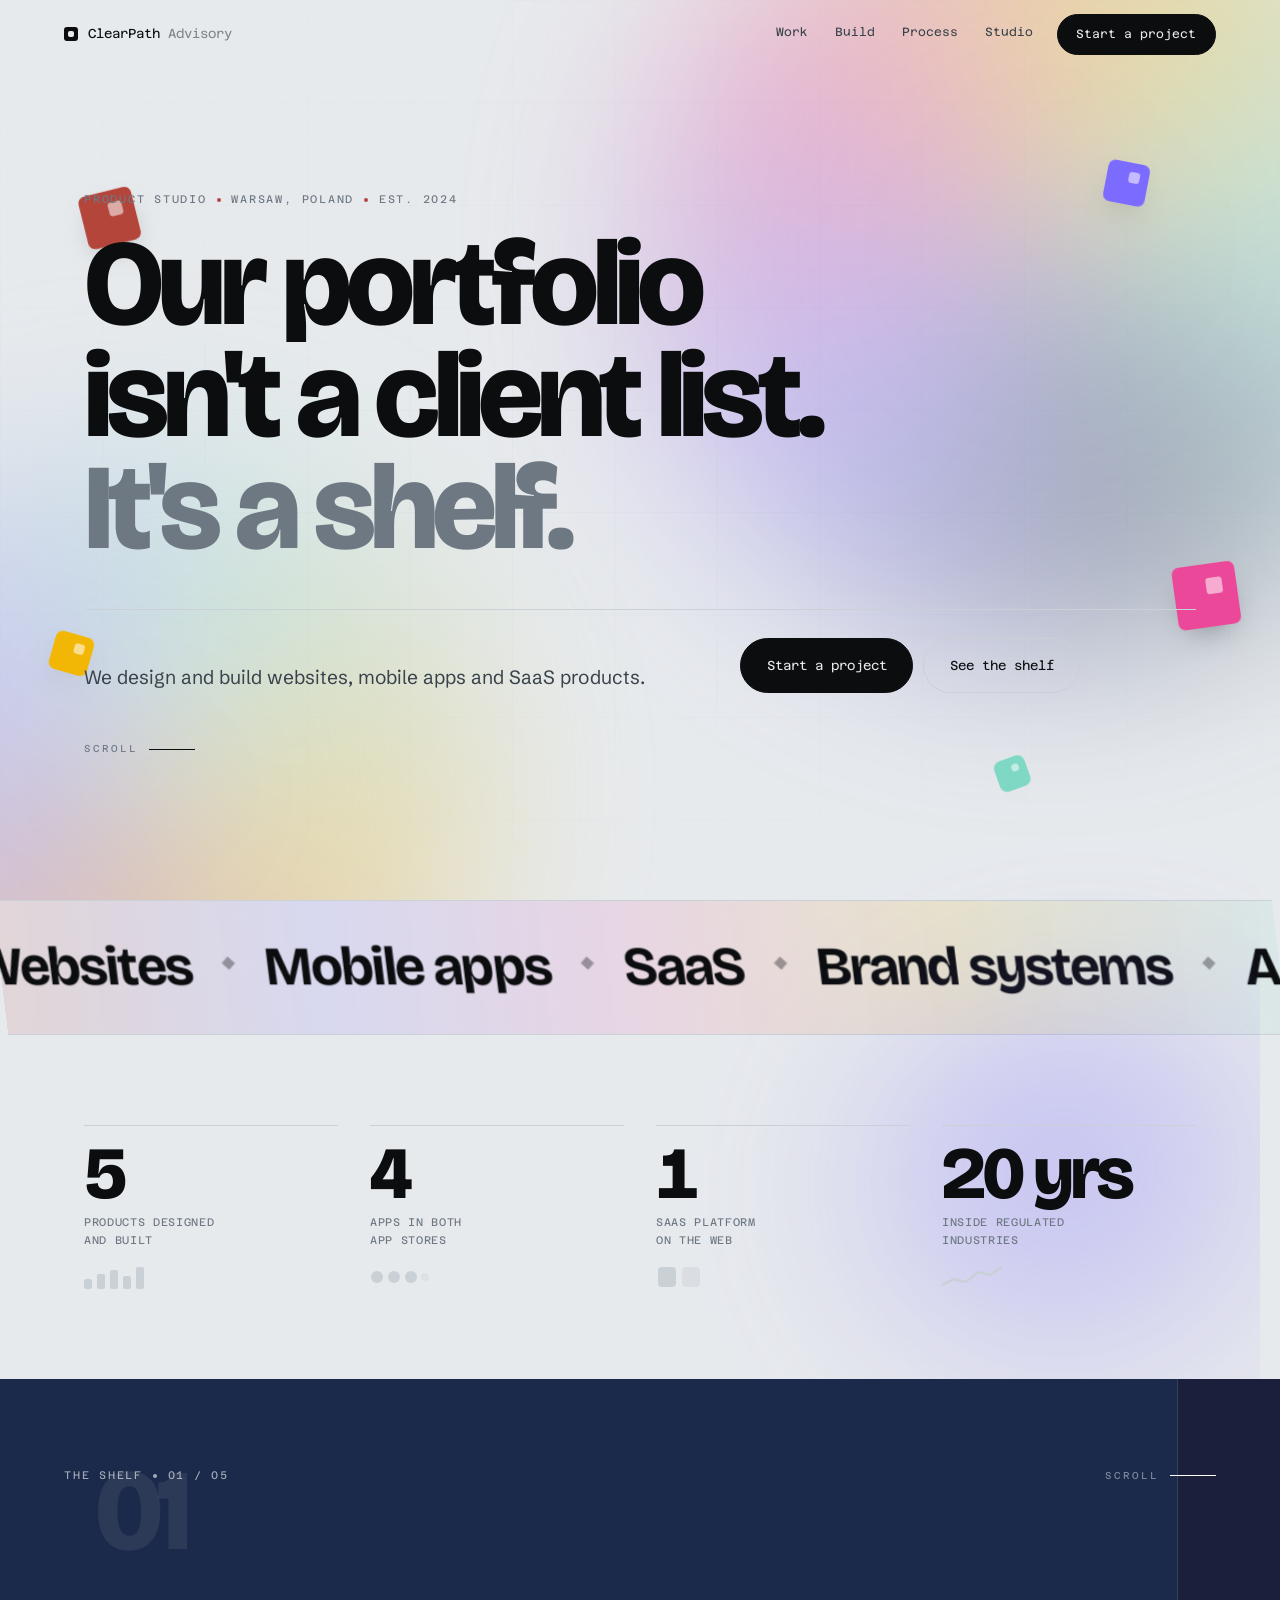
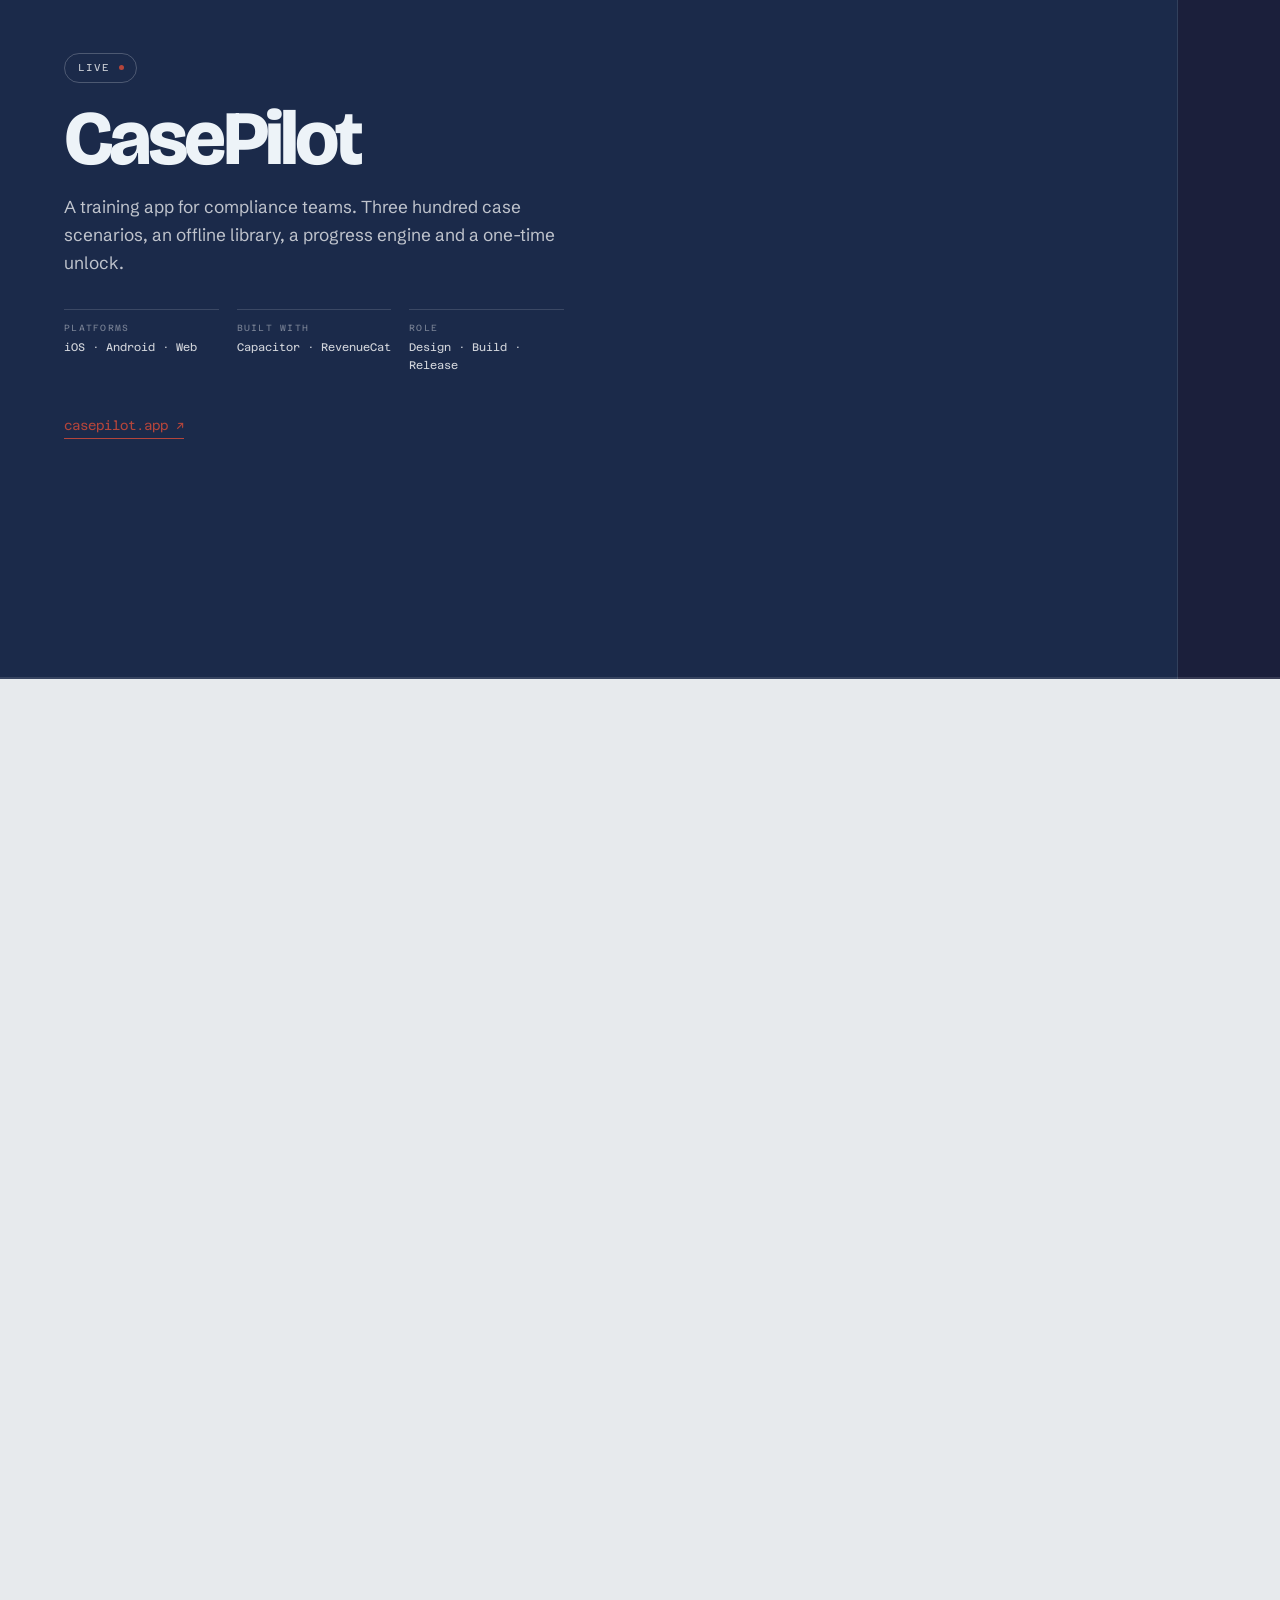
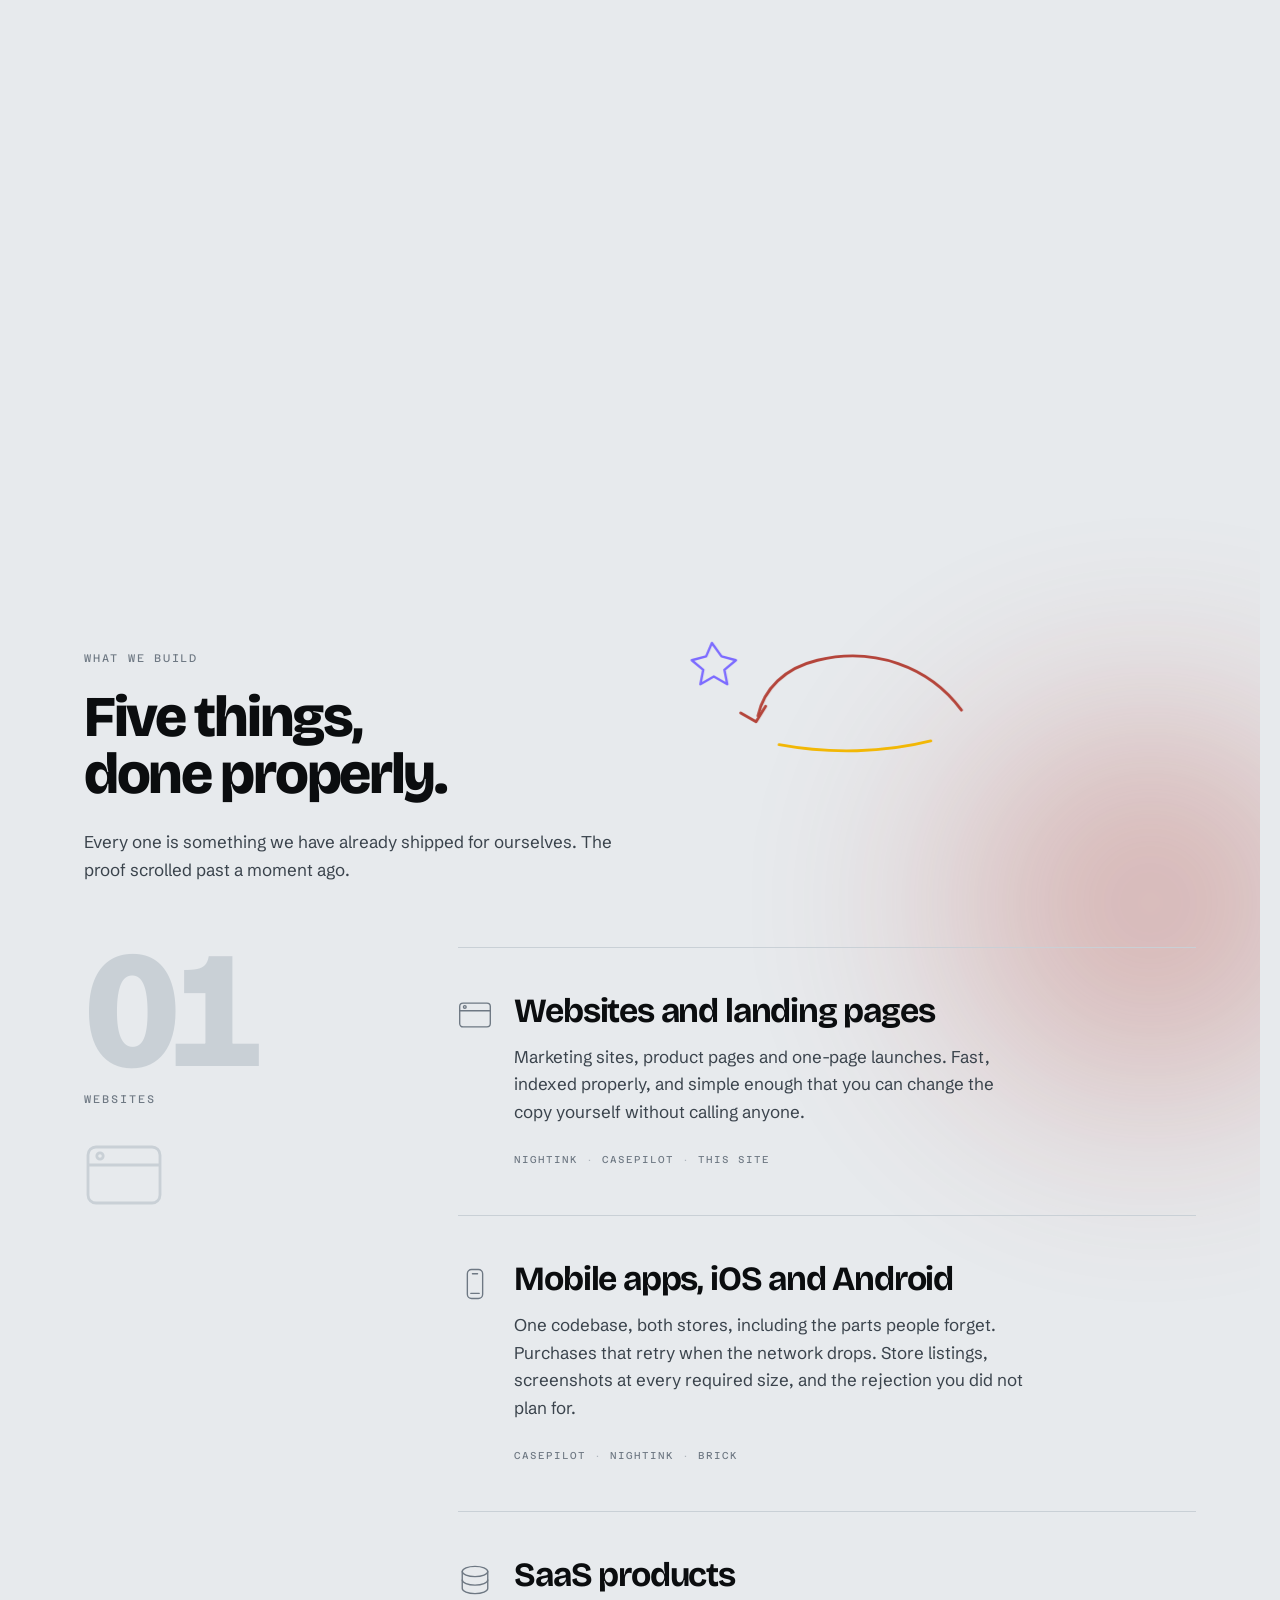
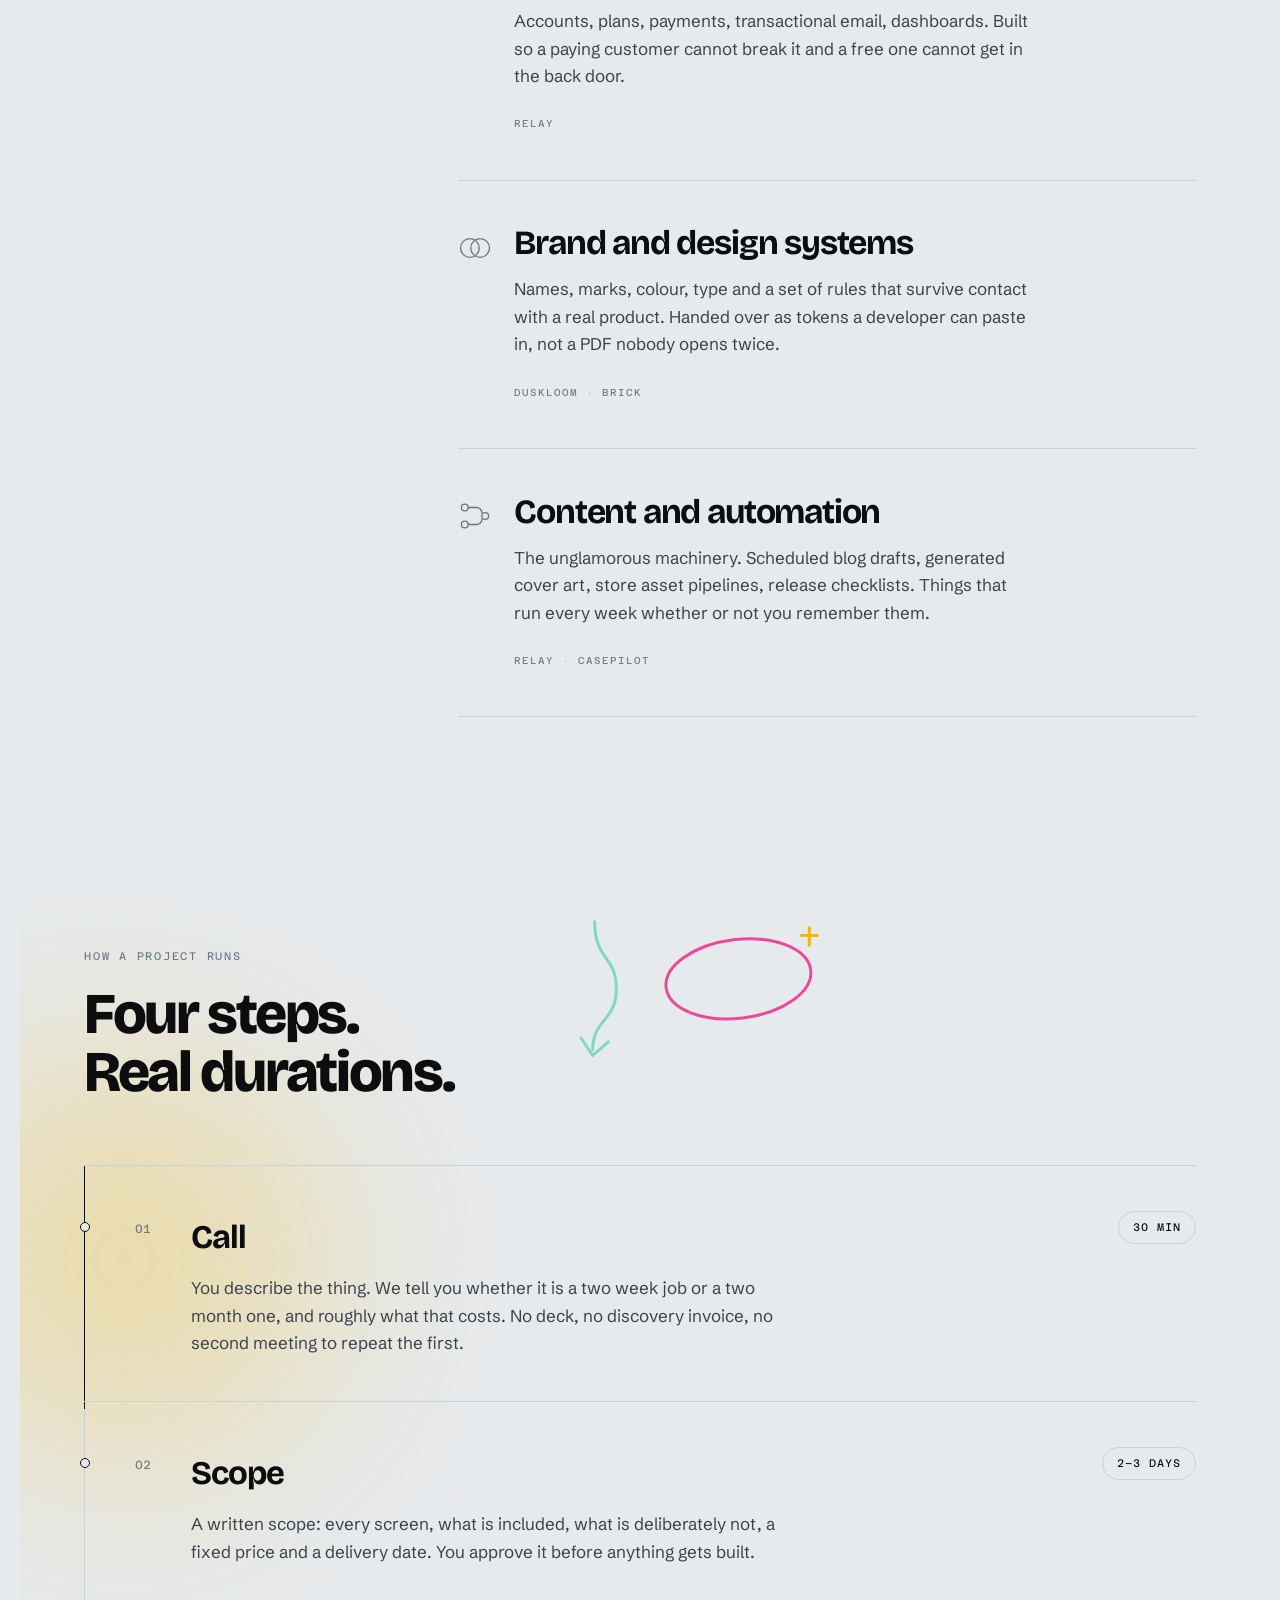
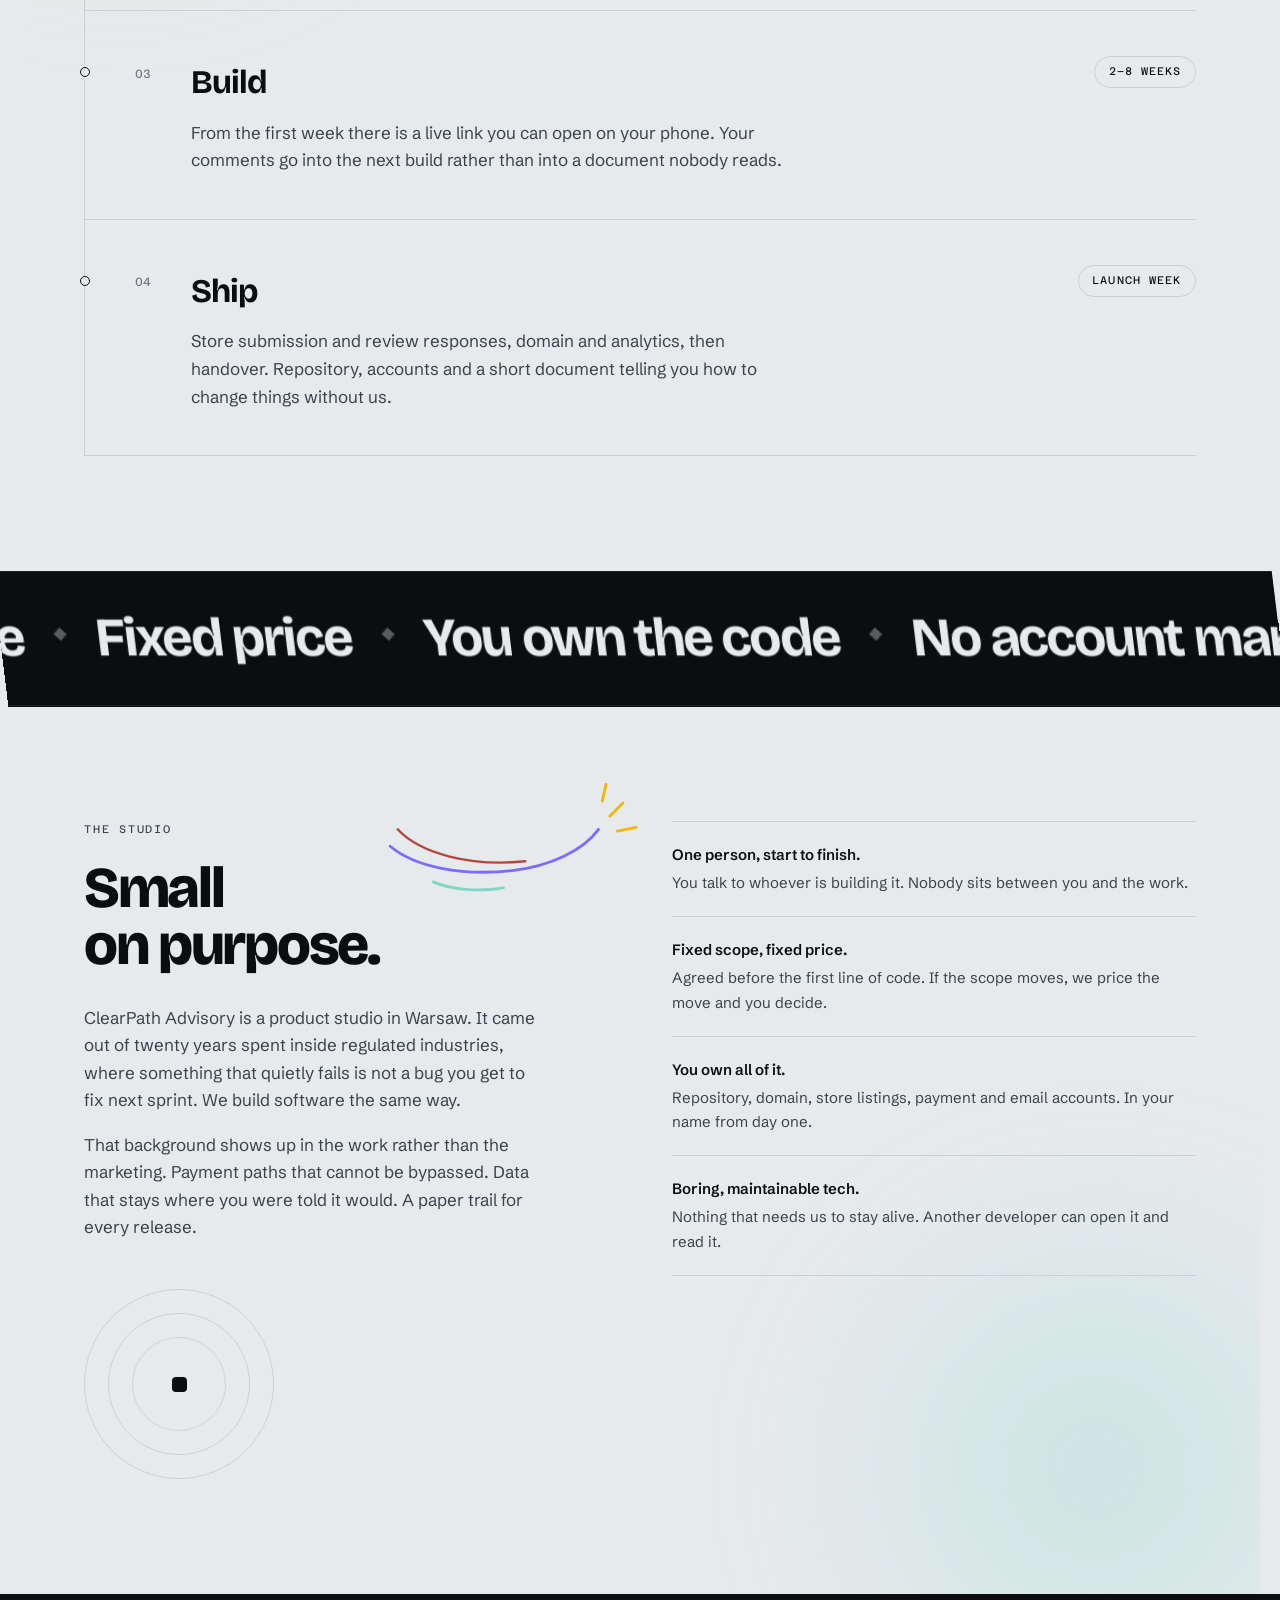
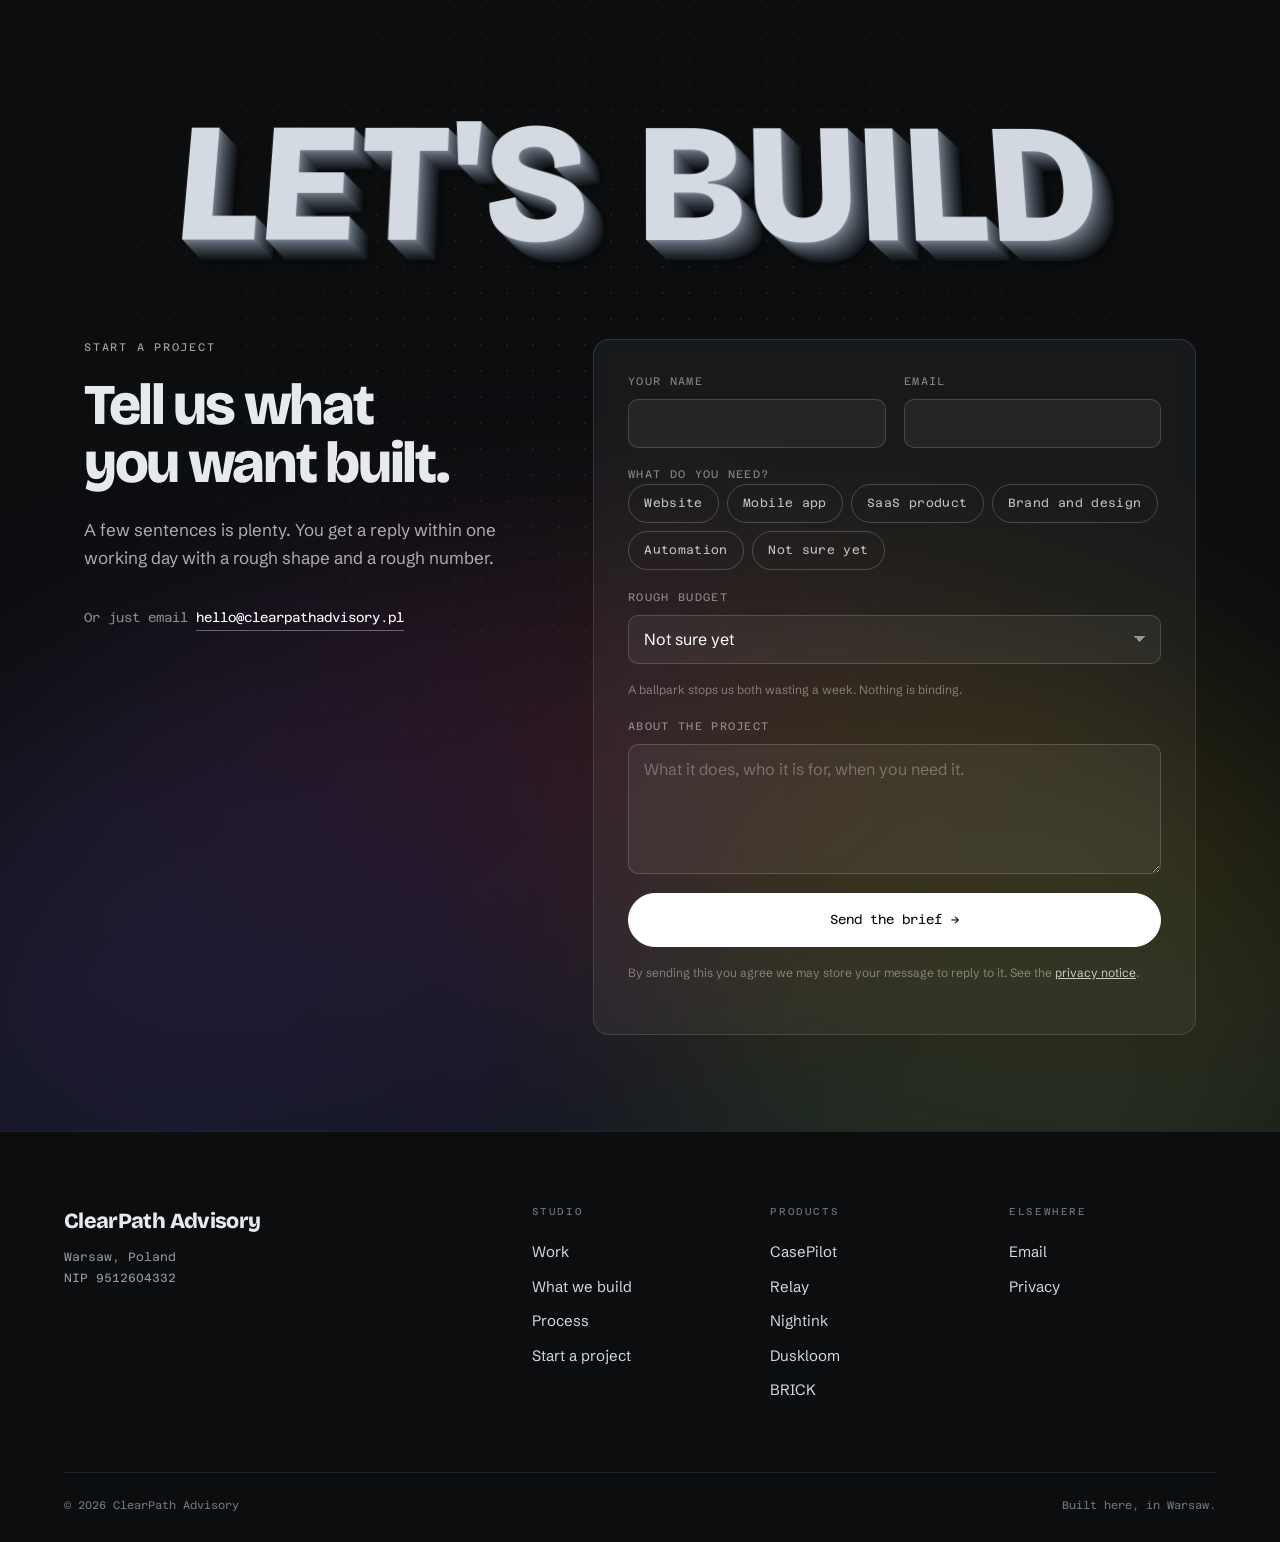
<file: index.html>
<!DOCTYPE html>
<html lang="en">
<head>
<meta charset="utf-8">
<meta name="viewport" content="width=device-width, initial-scale=1">
<title>ClearPath Advisory — Product studio in Warsaw | Websites, apps and SaaS</title>
<meta name="description" content="ClearPath Advisory is a product studio in Warsaw. We design and build websites, mobile apps and SaaS products, and we ship our own: CasePilot, Relay, Nightink, BRICK and Duskloom.">
<meta name="robots" content="index, follow, max-image-preview:large">
<meta name="author" content="ClearPath Advisory">
<meta name="theme-color" content="#0B0D0F">

<!-- ─────────────────────────────────────────────────────────────
     DOMAIN: these five absolute URLs are the only ones on the page.
     When the real domain is live, replace www.clearpathadvisory.pl
     here, in robots.txt, in sitemap.xml and in the JSON-LD below.
     ───────────────────────────────────────────────────────────── -->
<link rel="canonical" href="https://www.clearpathadvisory.pl/">
<meta property="og:url" content="https://www.clearpathadvisory.pl/">
<meta property="og:image" content="https://www.clearpathadvisory.pl/assets/og.png">

<meta property="og:type" content="website">
<meta property="og:site_name" content="ClearPath Advisory">
<meta property="og:locale" content="en_GB">
<meta property="og:title" content="ClearPath Advisory — Product studio in Warsaw">
<meta property="og:description" content="We design and build websites, mobile apps and SaaS products. Five of our own are live. The same hands build yours.">
<meta property="og:image:width" content="1200">
<meta property="og:image:height" content="630">
<meta property="og:image:alt" content="ClearPath Advisory. Our portfolio isn't a client list. It's a shelf.">

<meta name="twitter:card" content="summary_large_image">
<meta name="twitter:title" content="ClearPath Advisory — Product studio in Warsaw">
<meta name="twitter:description" content="We design and build websites, mobile apps and SaaS products. Five of our own are live.">
<meta name="twitter:image" content="https://www.clearpathadvisory.pl/assets/og.png">
<meta name="twitter:image:alt" content="ClearPath Advisory. Our portfolio isn't a client list. It's a shelf.">

<link rel="icon" href="/favicon.ico" sizes="any">
<link rel="icon" href="/favicon.png" type="image/png" sizes="192x192">
<link rel="icon" href="/assets/favicon.svg" type="image/svg+xml">
<link rel="apple-touch-icon" href="/assets/apple-touch-icon.png">
<link rel="manifest" href="assets/site.webmanifest">
<link rel="preconnect" href="https://fonts.googleapis.com">
<link rel="preconnect" href="https://fonts.gstatic.com" crossorigin>
<link href="https://fonts.googleapis.com/css2?family=Azeret+Mono:wght@400;500&family=Bricolage+Grotesque:opsz,wght@12..96,500;12..96,700;12..96,800&family=Schibsted+Grotesk:wght@400;500;600&display=swap" rel="stylesheet">
<link rel="stylesheet" href="assets/styles.css">
<noscript><style>body.is-loading{overflow:auto}.pre{display:none}.i{transform:none}[data-fade]{opacity:1;transform:none}.horiz__track{flex-direction:column;width:100%}.pan{width:100%;height:auto;border-right:0}</style></noscript>

<script type="application/ld+json">
{
  "@context": "https://schema.org",
  "@graph": [
    {
      "@type": "ProfessionalService",
      "@id": "https://www.clearpathadvisory.pl/#studio",
      "name": "ClearPath Advisory",
      "description": "Product studio in Warsaw designing and building websites, mobile apps and SaaS products.",
      "url": "https://www.clearpathadvisory.pl/",
      "image": "https://www.clearpathadvisory.pl/assets/og.png",
      "logo": "https://www.clearpathadvisory.pl/assets/icon-512.png",
      "email": "hello@clearpathadvisory.pl",
      "address": { "@type": "PostalAddress", "addressLocality": "Warsaw", "addressCountry": "PL" },
      "areaServed": "Worldwide",
      "vatID": "PL9512604332",
      "knowsAbout": ["Web design","Web development","iOS app development","Android app development","SaaS","Brand identity"],
      "hasOfferCatalog": {
        "@type": "OfferCatalog",
        "name": "Services",
        "itemListElement": [
          { "@type": "Offer", "itemOffered": { "@type": "Service", "name": "Websites and landing pages" } },
          { "@type": "Offer", "itemOffered": { "@type": "Service", "name": "Mobile apps for iOS and Android" } },
          { "@type": "Offer", "itemOffered": { "@type": "Service", "name": "SaaS products" } },
          { "@type": "Offer", "itemOffered": { "@type": "Service", "name": "Brand and design systems" } },
          { "@type": "Offer", "itemOffered": { "@type": "Service", "name": "Content and automation pipelines" } }
        ]
      }
    },
    {
      "@type": "WebSite",
      "@id": "https://www.clearpathadvisory.pl/#website",
      "url": "https://www.clearpathadvisory.pl/",
      "name": "ClearPath Advisory",
      "publisher": { "@id": "https://www.clearpathadvisory.pl/#studio" },
      "inLanguage": "en-GB"
    },
    {
      "@type": "ItemList",
      "name": "Products built by ClearPath Advisory",
      "itemListElement": [
        { "@type": "ListItem", "position": 1, "item": { "@type": "SoftwareApplication", "name": "CasePilot", "applicationCategory": "EducationalApplication", "operatingSystem": "iOS, Android, Web", "url": "https://casepilot.app" } },
        { "@type": "ListItem", "position": 2, "item": { "@type": "SoftwareApplication", "name": "Relay", "applicationCategory": "BusinessApplication", "operatingSystem": "Web", "url": "https://relayme.bio" } },
        { "@type": "ListItem", "position": 3, "item": { "@type": "SoftwareApplication", "name": "Nightink", "applicationCategory": "LifestyleApplication", "operatingSystem": "iOS, Android", "url": "https://nightink.app" } },
        { "@type": "ListItem", "position": 4, "item": { "@type": "SoftwareApplication", "name": "BRICK", "applicationCategory": "GameApplication", "operatingSystem": "iOS, Android", "url": "https://apps.apple.com/app/id6794833513" } },
        { "@type": "ListItem", "position": 5, "item": { "@type": "SoftwareApplication", "name": "Duskloom", "applicationCategory": "HealthApplication", "operatingSystem": "iOS, Android", "url": "https://duskloom.app" } }
      ]
    }
  ]
}
</script>
</head>
<body class="is-loading">

<a class="skip" href="#main">Skip to content</a>

<!-- ══════════ PRELOADER ══════════ -->
<div class="pre" id="pre" aria-hidden="true">
  <div class="pre__cols" id="preCols"></div>
  <div class="pre__ui">
    <p class="pre__word" id="preWord">CasePilot</p>
    <p class="pre__num"><span id="preNum">0</span><i>%</i></p>
  </div>
</div>

<!-- ══════════ CURSOR ══════════ -->
<div class="cur" id="cur" aria-hidden="true"><span class="cur__label" id="curLabel"></span></div>
<div class="cur-dot" id="curDot" aria-hidden="true"></div>

<!-- ══════════ NAV ══════════ -->
<header class="nav" id="nav">
  <a class="nav__mark magnet" href="#top">
    <span class="nav__glyph" aria-hidden="true"></span>
    <span class="nav__name">ClearPath<i> Advisory</i></span>
  </a>
  <nav class="nav__links" aria-label="Main">
    <a href="#work">Work</a><a href="#build">Build</a><a href="#process">Process</a><a href="#studio">Studio</a>
  </nav>
  <a class="btn btn--sm magnet" href="#start">Start a project</a>
  <button class="burger" id="burger" aria-label="Open menu" aria-expanded="false"><span></span><span></span></button>
</header>

<div class="drawer" id="drawer">
  <a href="#work">Work</a><a href="#build">Build</a><a href="#process">Process</a><a href="#studio">Studio</a><a href="#start">Start a project</a>
</div>

<main id="main">

<!-- ══════════ HERO ══════════ -->
<section class="hero" id="top">
  <div class="hero__grid" aria-hidden="true"></div>
  <div class="hero__orb" aria-hidden="true"></div>
  <div class="hero__orb2" aria-hidden="true"></div>
  <div class="hero__chips" id="chips" aria-hidden="true"></div>

  <div class="hero__inner">
    <p class="eyebrow" data-fade>Product studio<i class="dot"></i>Warsaw, Poland<i class="dot"></i>Est. 2024</p>

    <h1 class="hero__h1">
      <span class="l"><span class="i">Our portfolio</span></span>
      <span class="l"><span class="i">isn't a client list.</span></span>
      <span class="l"><span class="i"><em>It's a shelf.</em></span></span>
    </h1>

    <div class="hero__base">
      <p class="hero__lede" data-fade>We design and build websites, mobile apps and SaaS products.</p>
      <div class="hero__cta" data-fade>
        <a class="btn magnet" href="#start">Start a project</a>
        <a class="btn btn--ghost magnet" href="#work">See the shelf</a>
      </div>
    </div>

    <div class="hero__scroll" data-fade><span>Scroll</span><i></i></div>
  </div>
</section>

<!-- ══════════ MARQUEE ══════════ -->
<div class="mq" id="mq1" aria-hidden="true">
  <div class="mq__track">
    <span>Websites<i>◆</i>Mobile apps<i>◆</i>SaaS<i>◆</i>Brand systems<i>◆</i>Automation<i>◆</i></span>
    <span>Websites<i>◆</i>Mobile apps<i>◆</i>SaaS<i>◆</i>Brand systems<i>◆</i>Automation<i>◆</i></span>
  </div>
</div>

<!-- ══════════ STATS ══════════ -->
<section class="stats">
  <span class="wash wash--stats" aria-hidden="true"></span>
  <ul>
    <li data-fade>
      <b data-count="5">0</b><span>products designed<br>and built</span>
      <svg class="stats__g" viewBox="0 0 60 24" aria-hidden="true"><rect x="0" y="14" width="8" height="10" rx="2"/><rect x="13" y="9" width="8" height="15" rx="2"/><rect x="26" y="5" width="8" height="19" rx="2"/><rect x="39" y="11" width="8" height="13" rx="2"/><rect x="52" y="2" width="8" height="22" rx="2"/></svg>
    </li>
    <li data-fade>
      <b data-count="4">0</b><span>apps in both<br>app stores</span>
      <svg class="stats__g" viewBox="0 0 60 24" aria-hidden="true"><circle cx="7" cy="12" r="6"/><circle cx="24" cy="12" r="6"/><circle cx="41" cy="12" r="6"/><circle cx="55" cy="12" r="4" opacity=".35"/></svg>
    </li>
    <li data-fade>
      <b data-count="1">0</b><span>SaaS platform<br>on the web</span>
      <svg class="stats__g" viewBox="0 0 60 24" aria-hidden="true"><rect x="2" y="2" width="18" height="20" rx="4"/><rect x="26" y="2" width="18" height="20" rx="4" opacity=".45"/></svg>
    </li>
    <li data-fade>
      <b data-count="20" data-suffix=" yrs">0</b><span>inside regulated<br>industries</span>
      <svg class="stats__g" viewBox="0 0 60 24" aria-hidden="true"><path d="M0 20 L12 14 L24 17 L36 7 L48 10 L60 2" fill="none" stroke="currentColor" stroke-width="2.5"/></svg>
    </li>
  </ul>
</section>

<!-- ══════════ HORIZONTAL WORK GALLERY ══════════ -->
<section class="horiz" id="work">
  <div class="horiz__head">
    <p class="eyebrow eyebrow--inv">The shelf<i class="dot"></i><span id="hCount">01 / 05</span></p>
    <p class="horiz__hint">Scroll<i></i></p>
  </div>

  <div class="horiz__track" id="hTrack">

    <!-- ─── CasePilot ─── -->
    <article class="pan" data-hue="#1B2A4A" data-ink="#EDF3F8" data-accent="#B4453B" data-name="CasePilot">
      <span class="pan__idx">01</span>
      <div class="pan__body">
        <span class="pan__tag">Live<i></i></span>
        <h2 class="pan__name">CasePilot</h2>
        <p class="pan__what">A training app for compliance teams. Three hundred case scenarios, an offline library, a progress engine and a one-time unlock.</p>
        <ul class="pan__meta">
          <li><b>Platforms</b>iOS · Android · Web</li>
          <li><b>Built with</b>Capacitor · RevenueCat</li>
          <li><b>Role</b>Design · Build · Release</li>
        </ul>
        <a class="pan__link magnet" href="https://casepilot.app" target="_blank" rel="noopener" data-cursor="Open">casepilot.app<i>↗</i></a>
      </div>

      <div class="pan__dev" aria-hidden="true">
        <div class="dev">
          <div class="dev__screen">
            <!-- Drop assets/shots/casepilot.png in and it replaces the mockup below. -->
            <img class="dev__shot" src="assets/shots/casepilot.png" alt="A CasePilot investigation screen showing a terrorist-financing case with alert details and evidence" width="620" height="1300" onload="this.classList.add('is-on')" onerror="this.remove()">
            <div class="ui-bar"><span class="ui-back"></span><span class="ui-t"></span><span class="ui-dot"></span></div>
            <div class="ui-prog"><i></i></div>
            <div class="ui-case"><span class="ui-pill ui-pill--acc"></span><span class="ui-ln w90"></span><span class="ui-ln w60"></span></div>
            <div class="ui-case"><span class="ui-pill"></span><span class="ui-ln w80"></span><span class="ui-ln w50"></span></div>
            <div class="ui-case"><span class="ui-pill"></span><span class="ui-ln w95"></span><span class="ui-ln w40"></span></div>
            <div class="ui-case ui-dim"><span class="ui-pill"></span><span class="ui-ln w70"></span></div>
          </div>
          <span class="dev__glow"></span>
        </div>
      </div>
    </article>

    <!-- ─── Relay ─── -->
    <article class="pan" data-hue="#1B1F3B" data-ink="#EFEBFF" data-accent="#7C6BFF" data-name="Relay">
      <span class="pan__idx">02</span>
      <div class="pan__body">
        <span class="pan__tag">Live<i></i></span>
        <h2 class="pan__name">Relay</h2>
        <p class="pan__what">A link-in-bio platform. Scheduled links, email capture with double opt-in, inline embeds, forty-seven themes including seasonal ones, and subscription billing.</p>
        <ul class="pan__meta">
          <li><b>Platforms</b>Web · SaaS</li>
          <li><b>Built with</b>Next.js · Supabase · Stripe</li>
          <li><b>Role</b>Product · Design · Build</li>
        </ul>
        <a class="pan__link magnet" href="https://relayme.bio" target="_blank" rel="noopener" data-cursor="Open">relayme.bio<i>↗</i></a>
      </div>

      <div class="pan__dev" aria-hidden="true">
        <div class="dev">
          <div class="dev__screen dev__screen--center">
            <!-- Drop assets/shots/relay.png in and it replaces the mockup below. -->
            <img class="dev__shot" src="assets/shots/relay.png" alt="A live Relay link-in-bio page listing five apps" width="620" height="1300" onload="this.classList.add('is-on')" onerror="this.remove()">
            <span class="ui-av"></span>
            <span class="ui-ln w50 ui-mid"></span>
            <span class="ui-ln w70 ui-mid ui-dim"></span>
            <span class="ui-link"></span>
            <span class="ui-link ui-link--acc"></span>
            <span class="ui-link"></span>
            <span class="ui-link ui-dim"></span>
            <span class="ui-mail"><i></i></span>
          </div>
          <span class="dev__glow"></span>
        </div>
      </div>
    </article>

    <!-- ─── Nightink ─── -->
    <article class="pan" data-hue="#0E0F13" data-ink="#E9E5DB" data-accent="#EC4899" data-name="Nightink">
      <span class="pan__idx">03</span>
      <div class="pan__body">
        <span class="pan__tag">Live<i></i></span>
        <h2 class="pan__name">Nightink</h2>
        <p class="pan__what">A private diary. Entries never leave the device. Send a message to yourself in the future, eleven themes, daily reminders, and an export you can save and keep.</p>
        <ul class="pan__meta">
          <li><b>Platforms</b>iOS · Android</li>
          <li><b>Built with</b>Capacitor · Local-first storage</li>
          <li><b>Role</b>Design · Build · Release</li>
        </ul>
        <!-- CHECK: domain guessed from the casepilot.app pattern -->
        <a class="pan__link magnet" href="https://nightink.app" target="_blank" rel="noopener" data-cursor="Open">nightink.app<i>↗</i></a>
      </div>

      <div class="pan__dev" aria-hidden="true">
        <div class="dev">
          <div class="dev__screen dev__screen--paper">
            <!-- Drop assets/shots/nightink.png in and it replaces the mockup below. -->
            <img class="dev__shot" src="assets/shots/nightink.png" alt="The Nightink entries list showing three diary entries" width="620" height="1300" onload="this.classList.add('is-on')" onerror="this.remove()">
            <span class="ui-date"></span>
            <span class="ui-ln w85"></span><span class="ui-ln w95"></span><span class="ui-ln w70"></span>
            <span class="ui-ln w90"></span><span class="ui-ln w45"></span>
            <span class="ui-sticker"></span>
            <span class="ui-ln w80"></span><span class="ui-ln w60"></span>
            <span class="ui-tools"><i></i><i></i><i></i><i></i></span>
          </div>
          <span class="dev__glow"></span>
        </div>
      </div>
    </article>

    <!-- ─── BRICK ─── -->
    <article class="pan" data-hue="#101418" data-ink="#FFF6E0" data-accent="#F2B705" data-name="BRICK">
      <span class="pan__idx">04</span>
      <div class="pan__body">
        <span class="pan__tag">Live<i></i></span>
        <h2 class="pan__name">BRICK</h2>
        <p class="pan__what">A tile puzzle game with a handheld, nostalgic feel. Six ways to play, and free to start.</p>
        <ul class="pan__meta">
          <li><b>Platforms</b>iOS · Android</li>
          <li><b>Modes</b>Levels · Endless · Snake · Breaker</li>
          <li><b>Role</b>Design · Build · Release</li>
        </ul>
        <a class="pan__link magnet" href="https://apps.apple.com/app/id6794833513" target="_blank" rel="noopener" data-cursor="Open">App Store<i>↗</i></a>
      </div>

      <div class="pan__dev" aria-hidden="true">
        <div class="dev">
          <div class="dev__screen">
            <!-- Drop assets/shots/brick.png in and it replaces the mockup below. -->
            <img class="dev__shot" src="assets/shots/brick.png" alt="A BRICK puzzle level in progress with coloured tiles" width="620" height="1300" onload="this.classList.add('is-on')" onerror="this.remove()">
            <div class="ui-score"><span class="ui-ln w30"></span><span class="ui-ln w20 ui-dim"></span></div>
            <div class="ui-grid">
              <i></i><i class="on"></i><i></i><i class="on2"></i>
              <i class="on"></i><i></i><i class="on"></i><i></i>
              <i></i><i class="on2"></i><i></i><i class="on"></i>
              <i class="on"></i><i></i><i class="on2"></i><i></i>
              <i></i><i class="on"></i><i></i><i></i>
            </div>
          </div>
          <span class="dev__glow"></span>
        </div>
      </div>
    </article>

    <!-- ─── Duskloom ─── -->
    <article class="pan" data-hue="#09070D" data-ink="#E4FBF3" data-accent="#7FD8C4" data-name="Duskloom">
      <span class="pan__idx">05</span>
      <div class="pan__body">
        <span class="pan__tag">Live<i></i></span>
        <h2 class="pan__name">Duskloom</h2>
        <p class="pan__what">Ambient sound for sleep, focus and meditation. White, pink and brown noise. Rain, ocean, a box fan, a fireplace. Thirty-three layers you can stack into one sound to fall asleep to.</p>
        <ul class="pan__meta">
          <li><b>Platforms</b>iOS · Android</li>
          <li><b>Sounds</b>33 layers · ready-made mixes</li>
          <li><b>Role</b>Brand · Design · Build</li>
        </ul>
        <!-- CHECK: domain guessed from the casepilot.app pattern -->
        <a class="pan__link magnet" href="https://duskloom.app" target="_blank" rel="noopener" data-cursor="Open">duskloom.app<i>↗</i></a>
      </div>

      <div class="pan__dev" aria-hidden="true">
        <div class="dev">
          <div class="dev__screen dev__screen--center">
            <!-- Drop assets/shots/duskloom.png in and it replaces the mockup below. -->
            <img class="dev__shot" src="assets/shots/duskloom.png" alt="The Duskloom sound picker with seven noise orbs" width="620" height="1300" onload="this.classList.add('is-on')" onerror="this.remove()">
            <span class="ui-arc"></span>
            <span class="ui-ln w40 ui-mid"></span>
            <span class="ui-ln w65 ui-mid ui-dim"></span>
            <span class="ui-row"><i></i><i class="acc"></i><i></i></span>
            <span class="ui-wave"><i></i><i></i><i></i><i></i><i></i></span>
          </div>
          <span class="dev__glow"></span>
        </div>
      </div>
    </article>

  </div>

  <div class="horiz__bar" aria-hidden="true"><i id="hBar"></i></div>
</section>

<!-- ══════════ WHAT WE BUILD ══════════ -->
<section class="section" id="build">
  <span class="wash wash--build" aria-hidden="true"></span>
  <div class="section__head">
    <p class="eyebrow" data-fade>What we build</p>
    <h2 class="h2"><span class="l"><span class="i">Five things,</span></span><span class="l"><span class="i">done properly.</span></span></h2>
    <p class="section__note" data-fade>Every one is something we have already shipped for ourselves. The proof scrolled past a moment ago.</p>
    <svg class="doodle doodle--build" data-flip viewBox="0 0 320 150" fill="none" aria-hidden="true">
      <path class="dd" d="M8 96c34-46 92-66 150-52 34 8 56 30 62 58" stroke="#B4453B" stroke-width="3" stroke-linecap="round"/>
      <path class="dd" d="M212 92l10 16 16-9" stroke="#B4453B" stroke-width="3" stroke-linecap="round" stroke-linejoin="round"/>
      <path class="dd" d="M40 128c48 12 104 14 158 4" stroke="#F2B705" stroke-width="3" stroke-linecap="round"/>
      <path class="dd" d="M268 26l6 14 15 4-12 10 3 15-14-8-14 8 3-15-12-10 15-4z" stroke="#7C6BFF" stroke-width="2.5" stroke-linejoin="round"/>
    </svg>
  </div>

  <div class="svc">
    <aside class="svc__stick" aria-hidden="true">
      <span class="svc__big" id="svcBig">01</span>
      <span class="svc__cap" id="svcCap">Websites</span>
      <svg class="svc__mark" id="svcMark" viewBox="0 0 80 80" aria-hidden="true"></svg>
    </aside>

    <ul class="svc__list">
      <li class="svc__row" data-i="01" data-cap="Websites">
        <span class="svc__ico" aria-hidden="true"><svg viewBox="0 0 40 40"><rect x="2" y="6" width="36" height="28" rx="4"/><path d="M2 15h36"/><circle cx="8" cy="10.5" r="1.6"/></svg></span>
        <div class="svc__txt">
          <h3><span class="l"><span class="i">Websites and landing pages</span></span></h3>
          <p data-fade>Marketing sites, product pages and one-page launches. Fast, indexed properly, and simple enough that you can change the copy yourself without calling anyone.</p>
          <span class="svc__proof" data-fade>Nightink<i>·</i>CasePilot<i>·</i>this site</span>
        </div>
      </li>
      <li class="svc__row" data-i="02" data-cap="Apps">
        <span class="svc__ico" aria-hidden="true"><svg viewBox="0 0 40 40"><rect x="11" y="3" width="18" height="34" rx="5"/><path d="M17 8h6"/><path d="M15 31h10"/></svg></span>
        <div class="svc__txt">
          <h3><span class="l"><span class="i">Mobile apps, iOS and Android</span></span></h3>
          <p data-fade>One codebase, both stores, including the parts people forget. Purchases that retry when the network drops. Store listings, screenshots at every required size, and the rejection you did not plan for.</p>
          <span class="svc__proof" data-fade>CasePilot<i>·</i>Nightink<i>·</i>BRICK</span>
        </div>
      </li>
      <li class="svc__row" data-i="03" data-cap="SaaS">
        <span class="svc__ico" aria-hidden="true"><svg viewBox="0 0 40 40"><ellipse cx="20" cy="10" rx="15" ry="6"/><path d="M5 10v20c0 3.3 6.7 6 15 6s15-2.7 15-6V10"/><path d="M5 20c0 3.3 6.7 6 15 6s15-2.7 15-6"/></svg></span>
        <div class="svc__txt">
          <h3><span class="l"><span class="i">SaaS products</span></span></h3>
          <p data-fade>Accounts, plans, payments, transactional email, dashboards. Built so a paying customer cannot break it and a free one cannot get in the back door.</p>
          <span class="svc__proof" data-fade>Relay</span>
        </div>
      </li>
      <li class="svc__row" data-i="04" data-cap="Brand">
        <span class="svc__ico" aria-hidden="true"><svg viewBox="0 0 40 40"><circle cx="14" cy="20" r="11"/><circle cx="26" cy="20" r="11"/></svg></span>
        <div class="svc__txt">
          <h3><span class="l"><span class="i">Brand and design systems</span></span></h3>
          <p data-fade>Names, marks, colour, type and a set of rules that survive contact with a real product. Handed over as tokens a developer can paste in, not a PDF nobody opens twice.</p>
          <span class="svc__proof" data-fade>Duskloom<i>·</i>BRICK</span>
        </div>
      </li>
      <li class="svc__row" data-i="05" data-cap="Pipelines">
        <span class="svc__ico" aria-hidden="true"><svg viewBox="0 0 40 40"><circle cx="8" cy="10" r="4"/><circle cx="32" cy="20" r="4"/><circle cx="8" cy="30" r="4"/><path d="M12 10h10a6 6 0 016 6v0M12 30h10a6 6 0 006-6v0"/></svg></span>
        <div class="svc__txt">
          <h3><span class="l"><span class="i">Content and automation</span></span></h3>
          <p data-fade>The unglamorous machinery. Scheduled blog drafts, generated cover art, store asset pipelines, release checklists. Things that run every week whether or not you remember them.</p>
          <span class="svc__proof" data-fade>Relay<i>·</i>CasePilot</span>
        </div>
      </li>
    </ul>
  </div>
</section>

<!-- ══════════ PROCESS ══════════ -->
<section class="section proc" id="process">
  <span class="wash wash--proc" aria-hidden="true"></span>
  <div class="section__head">
    <p class="eyebrow" data-fade>How a project runs</p>
    <h2 class="h2"><span class="l"><span class="i">Four steps.</span></span><span class="l"><span class="i">Real durations.</span></span></h2>
    <svg class="doodle doodle--proc" viewBox="0 0 260 170" fill="none" aria-hidden="true">
      <path class="dd" d="M22 14c0 40 22 34 22 68s-24 30-24 62" stroke="#7FD8C4" stroke-width="3" stroke-linecap="round"/>
      <path class="dd" d="M8 132l12 18 16-14" stroke="#7FD8C4" stroke-width="3" stroke-linecap="round" stroke-linejoin="round"/>
      <ellipse class="dd" cx="168" cy="72" rx="74" ry="40" transform="rotate(-7 168 72)" stroke="#EC4899" stroke-width="3"/>
      <path class="dd" d="M240 20l0 18M232 28l16 0" stroke="#F2B705" stroke-width="3" stroke-linecap="round"/>
    </svg>
  </div>

  <ol class="steps">
    <span class="steps__rail" aria-hidden="true"><i id="rail"></i></span>
    <li class="step">
      <span class="step__node" aria-hidden="true"></span>
      <span class="step__n">01</span>
      <div class="step__body"><h3 data-fade>Call</h3><p data-fade>You describe the thing. We tell you whether it is a two week job or a two month one, and roughly what that costs. No deck, no discovery invoice, no second meeting to repeat the first.</p></div>
      <span class="step__t" data-fade>30 min</span>
    </li>
    <li class="step">
      <span class="step__node" aria-hidden="true"></span>
      <span class="step__n">02</span>
      <div class="step__body"><h3 data-fade>Scope</h3><p data-fade>A written scope: every screen, what is included, what is deliberately not, a fixed price and a delivery date. You approve it before anything gets built.</p></div>
      <span class="step__t" data-fade>2–3 days</span>
    </li>
    <li class="step">
      <span class="step__node" aria-hidden="true"></span>
      <span class="step__n">03</span>
      <div class="step__body"><h3 data-fade>Build</h3><p data-fade>From the first week there is a live link you can open on your phone. Your comments go into the next build rather than into a document nobody reads.</p></div>
      <span class="step__t" data-fade>2–8 weeks</span>
    </li>
    <li class="step">
      <span class="step__node" aria-hidden="true"></span>
      <span class="step__n">04</span>
      <div class="step__body"><h3 data-fade>Ship</h3><p data-fade>Store submission and review responses, domain and analytics, then handover. Repository, accounts and a short document telling you how to change things without us.</p></div>
      <span class="step__t" data-fade>launch week</span>
    </li>
  </ol>
</section>

<!-- ══════════ MARQUEE 2 ══════════ -->
<div class="mq mq--inv" id="mq2" aria-hidden="true">
  <div class="mq__track">
    <span>Fixed scope<i>◆</i>Fixed price<i>◆</i>You own the code<i>◆</i>No account managers<i>◆</i></span>
    <span>Fixed scope<i>◆</i>Fixed price<i>◆</i>You own the code<i>◆</i>No account managers<i>◆</i></span>
  </div>
</div>

<!-- ══════════ STUDIO ══════════ -->
<section class="section studio" id="studio">
  <span class="wash wash--studio" aria-hidden="true"></span>
  <div class="studio__lead">
    <p class="eyebrow" data-fade>The studio</p>
    <h2 class="h2"><span class="l"><span class="i">Small</span></span><span class="l"><span class="i">on purpose.</span></span></h2>
    <svg class="doodle doodle--studio" viewBox="0 0 300 140" fill="none" aria-hidden="true">
      <path class="dd" d="M14 78c26 22 76 32 130 26 42-5 76-22 92-44" stroke="#7C6BFF" stroke-width="3" stroke-linecap="round"/>
      <path class="dd" d="M22 60c24 26 78 40 136 34" stroke="#B4453B" stroke-width="2.5" stroke-linecap="round"/>
      <path class="dd" d="M248 46l14-14M256 62l20-4M240 30l4-18" stroke="#F2B705" stroke-width="3" stroke-linecap="round"/>
      <path class="dd" d="M60 116c22 10 62 12 92 2" stroke="#7FD8C4" stroke-width="3" stroke-linecap="round"/>
    </svg>
    <p data-fade>ClearPath Advisory is a product studio in Warsaw. It came out of twenty years spent inside regulated industries, where something that quietly fails is not a bug you get to fix next sprint. We build software the same way.</p>
    <p data-fade>That background shows up in the work rather than the marketing. Payment paths that cannot be bypassed. Data that stays where you were told it would. A paper trail for every release.</p>
    <div class="studio__orbit" aria-hidden="true"><span></span><span></span><span></span><i></i></div>
  </div>
  <ul class="studio__list">
    <li data-fade><b>One person, start to finish.</b> You talk to whoever is building it. Nobody sits between you and the work.</li>
    <li data-fade><b>Fixed scope, fixed price.</b> Agreed before the first line of code. If the scope moves, we price the move and you decide.</li>
    <li data-fade><b>You own all of it.</b> Repository, domain, store listings, payment and email accounts. In your name from day one.</li>
    <li data-fade><b>Boring, maintainable tech.</b> Nothing that needs us to stay alive. Another developer can open it and read it.</li>
  </ul>
</section>

<!-- ══════════ CONTACT ══════════ -->
<section class="start" id="start">
  <div class="start__dots" aria-hidden="true"></div>
  <div class="start__aura" aria-hidden="true"></div>
  <div class="start__big" aria-hidden="true"><span data-chars>LET'S BUILD</span></div>

  <div class="start__inner">
    <div class="start__lead">
      <p class="eyebrow eyebrow--inv" data-fade>Start a project</p>
      <h2 class="h2 h2--inv"><span class="l"><span class="i">Tell us what</span></span><span class="l"><span class="i">you want built.</span></span></h2>
      <p class="start__note" data-fade>A few sentences is plenty. You get a reply within one working day with a rough shape and a rough number.</p>
      <p class="start__alt" data-fade>Or just email <a class="magnet" href="mailto:hello@clearpathadvisory.pl">hello@clearpathadvisory.pl</a></p>
    </div>

    <form class="form" id="brief" action="https://formspree.io/f/maewbzze" method="POST" novalidate data-fade>
      <div class="field"><label for="f-name">Your name</label><input id="f-name" name="name" type="text" autocomplete="name" required></div>
      <div class="field"><label for="f-email">Email</label><input id="f-email" name="email" type="email" autocomplete="email" required></div>

      <fieldset class="field field--full">
        <legend>What do you need?</legend>
        <div class="picks">
          <label><input type="checkbox" name="needs" value="Website"><span>Website</span></label>
          <label><input type="checkbox" name="needs" value="Mobile app"><span>Mobile app</span></label>
          <label><input type="checkbox" name="needs" value="SaaS product"><span>SaaS product</span></label>
          <label><input type="checkbox" name="needs" value="Brand and design"><span>Brand and design</span></label>
          <label><input type="checkbox" name="needs" value="Automation"><span>Automation</span></label>
          <label><input type="checkbox" name="needs" value="Not sure yet"><span>Not sure yet</span></label>
        </div>
      </fieldset>

      <div class="field field--full">
        <label for="f-budget">Rough budget</label>
        <select id="f-budget" name="budget">
          <option value="Not sure yet">Not sure yet</option>
          <option value="Under 2,000 EUR">Under €2,000</option>
          <option value="2,000-5,000 EUR">€2,000 – €5,000</option>
          <option value="5,000-15,000 EUR">€5,000 – €15,000</option>
          <option value="Over 15,000 EUR">Over €15,000</option>
        </select>
        <p class="hint">A ballpark stops us both wasting a week. Nothing is binding.</p>
      </div>

      <div class="field field--full">
        <label for="f-msg">About the project</label>
        <textarea id="f-msg" name="message" rows="5" required placeholder="What it does, who it is for, when you need it."></textarea>
      </div>

      <input type="hidden" name="_subject" value="New project brief from clearpathadvisory.pl">
      <input type="text" name="_gotcha" tabindex="-1" autocomplete="off" aria-hidden="true" class="hp">

      <div class="field field--full">
        <button class="btn btn--wide magnet" type="submit">Send the brief<i>→</i></button>
        <p class="hint">By sending this you agree we may store your message to reply to it. See the <a href="privacy.html">privacy notice</a>.</p>
      </div>

      <p class="form__msg" id="formMsg" role="status" aria-live="polite"></p>
    </form>
  </div>
</section>

<!-- ══════════ FOOTER ══════════ -->
<footer class="foot">
  <div class="foot__row">
    <div class="foot__brand">
      <span class="nav__glyph" aria-hidden="true"></span>
      <p class="foot__name">ClearPath Advisory</p>
      <p class="foot__addr">Warsaw, Poland<br>NIP 9512604332</p>
    </div>
    <nav class="foot__nav" aria-label="Footer">
      <div><h4>Studio</h4><a href="#work">Work</a><a href="#build">What we build</a><a href="#process">Process</a><a href="#start">Start a project</a></div>
      <div><h4>Products</h4><a href="https://casepilot.app" target="_blank" rel="noopener">CasePilot</a><a href="https://relayme.bio" target="_blank" rel="noopener">Relay</a><a href="https://nightink.app" target="_blank" rel="noopener">Nightink</a><a href="https://duskloom.app" target="_blank" rel="noopener">Duskloom</a><a href="https://apps.apple.com/app/id6794833513" target="_blank" rel="noopener">BRICK</a></div>
      <div><h4>Elsewhere</h4><a href="mailto:hello@clearpathadvisory.pl">Email</a><a href="privacy.html">Privacy</a></div>
    </nav>
  </div>
  <p class="foot__legal"><span>© <span id="yr">2026</span> ClearPath Advisory</span><span>Built here, in Warsaw.</span></p>
</footer>

</main>

<script src="assets/vendor/gsap.min.js" defer></script>
<script src="assets/vendor/ScrollTrigger.min.js" defer></script>
<script src="assets/vendor/lenis.min.js" defer></script>
<script src="assets/main.js" defer></script>
<script>
/* failsafe: if the motion scripts never arrive, unlock the page anyway */
setTimeout(function(){
  if (window.__cpLive) return;
  document.body.classList.remove('is-loading');
  var p=document.getElementById('pre'); if(p) p.remove();
  document.querySelectorAll('[data-fade]').forEach(function(e){e.style.opacity=1;e.style.transform='none';});
  document.querySelectorAll('.i').forEach(function(e){e.style.transform='none';});
},6000);
</script>
</body>
</html>
</file>
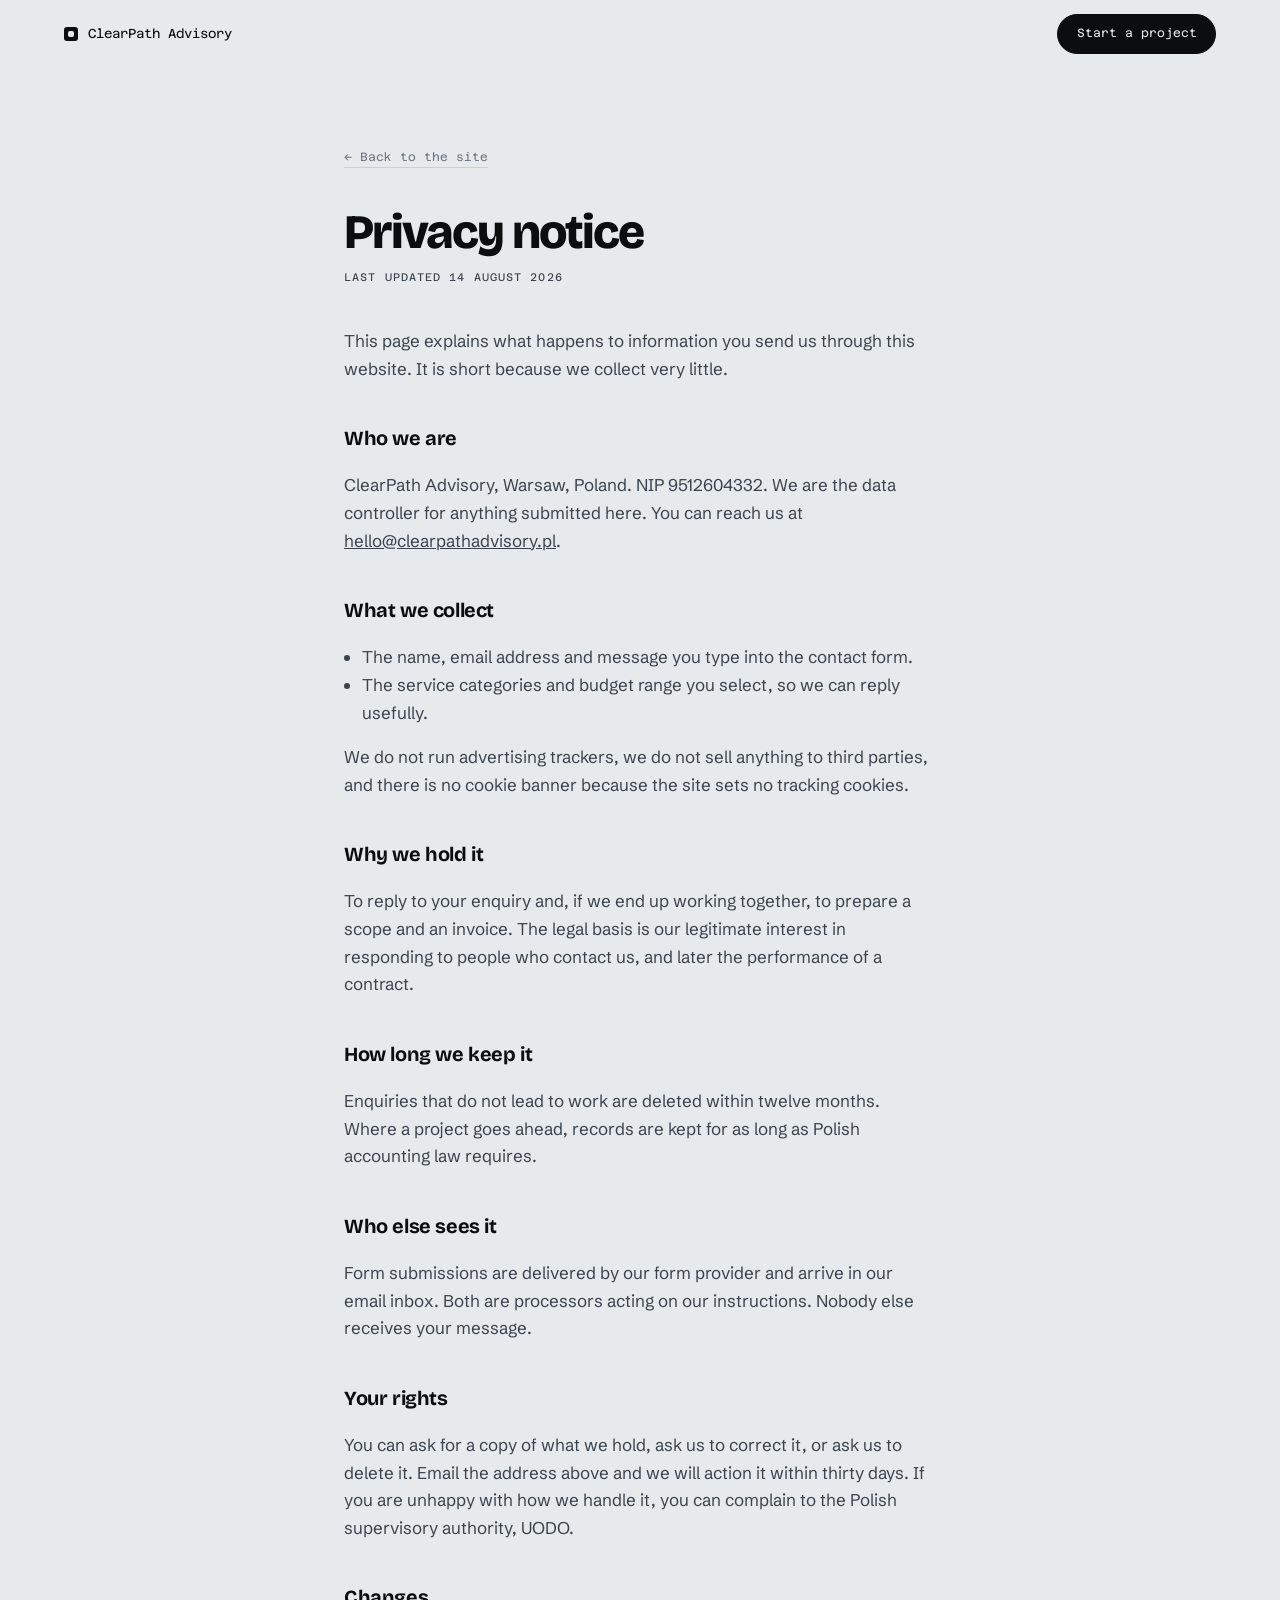
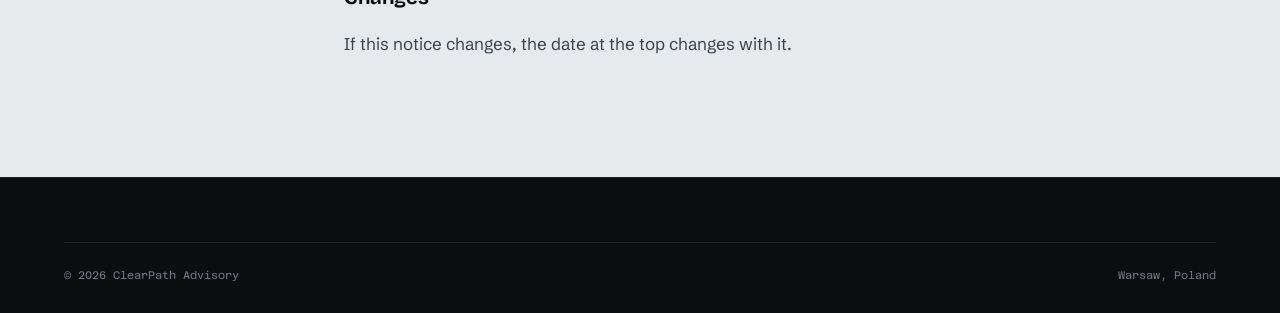
<file: privacy.html>
<!DOCTYPE html>
<html lang="en">
<head>
<meta charset="utf-8">
<meta name="viewport" content="width=device-width, initial-scale=1">
<title>Privacy notice — ClearPath Advisory</title>
<meta name="description" content="How ClearPath Advisory handles information sent through the contact form.">
<meta name="robots" content="index, follow">
<link rel="canonical" href="https://www.clearpathadvisory.pl/privacy.html">
<meta property="og:title" content="Privacy notice — ClearPath Advisory">
<meta property="og:type" content="website">
<meta property="og:image" content="https://www.clearpathadvisory.pl/assets/og.png">
<link rel="icon" href="assets/favicon.svg" type="image/svg+xml">
<link rel="apple-touch-icon" href="assets/apple-touch-icon.png">
<link rel="preconnect" href="https://fonts.googleapis.com">
<link rel="preconnect" href="https://fonts.gstatic.com" crossorigin>
<link href="https://fonts.googleapis.com/css2?family=Azeret+Mono:wght@400;500&family=Bricolage+Grotesque:opsz,wght@12..96,600;12..96,800&family=Schibsted+Grotesk:wght@400;500;600&display=swap" rel="stylesheet">
<link rel="stylesheet" href="assets/styles.css">
</head>
<body>

<header class="nav">
  <a class="nav__mark" href="index.html">
    <span class="nav__glyph" aria-hidden="true"></span>
    <span class="nav__name">ClearPath<span class="nav__name-b"> Advisory</span></span>
  </a>
  <a class="btn btn--sm" href="index.html#start">Start a project</a>
</header>

<main class="doc">
  <a class="doc__back" href="index.html">← Back to the site</a>

  <h1>Privacy notice</h1>
  <p class="doc__meta">Last updated 14 August 2026</p>

  <p>This page explains what happens to information you send us through this website. It is short because we collect very little.</p>

  <h2>Who we are</h2>
  <p>ClearPath Advisory, Warsaw, Poland. NIP 9512604332. We are the data controller for anything submitted here. You can reach us at <a href="mailto:hello@clearpathadvisory.pl">hello@clearpathadvisory.pl</a>.</p>

  <h2>What we collect</h2>
  <ul>
    <li>The name, email address and message you type into the contact form.</li>
    <li>The service categories and budget range you select, so we can reply usefully.</li>
  </ul>
  <p>We do not run advertising trackers, we do not sell anything to third parties, and there is no cookie banner because the site sets no tracking cookies.</p>

  <h2>Why we hold it</h2>
  <p>To reply to your enquiry and, if we end up working together, to prepare a scope and an invoice. The legal basis is our legitimate interest in responding to people who contact us, and later the performance of a contract.</p>

  <h2>How long we keep it</h2>
  <p>Enquiries that do not lead to work are deleted within twelve months. Where a project goes ahead, records are kept for as long as Polish accounting law requires.</p>

  <h2>Who else sees it</h2>
  <p>Form submissions are delivered by our form provider and arrive in our email inbox. Both are processors acting on our instructions. Nobody else receives your message.</p>

  <h2>Your rights</h2>
  <p>You can ask for a copy of what we hold, ask us to correct it, or ask us to delete it. Email the address above and we will action it within thirty days. If you are unhappy with how we handle it, you can complain to the Polish supervisory authority, UODO.</p>

  <h2>Changes</h2>
  <p>If this notice changes, the date at the top changes with it.</p>
</main>

<footer class="foot">
  <p class="foot__legal"><span>© <span id="yr">2026</span> ClearPath Advisory</span><span>Warsaw, Poland</span></p>
</footer>

<script>document.getElementById('yr').textContent=new Date().getFullYear();</script>
</body>
</html>
</file>
<file: assets/styles.css>
/* ═══════════════════════════════════════════════════════════
   ClearPath Advisory — product studio
   The page is a neutral frame. All colour comes from the
   products; each panel carries a mockup of its own interface,
   drawn in that product's palette.
   ═══════════════════════════════════════════════════════════ */

:root{
  --paper:#E7EAED;
  --paper-2:#F0F2F4;
  --ink:#0B0D0F;
  --ink-2:#3A434C;
  --muted:#6E7883;
  --line:#C9D0D6;
  --line-soft:#DCE1E6;

  --live:#0B0D0F;

  --display:'Bricolage Grotesque', ui-sans-serif, system-ui, sans-serif;
  --body:'Schibsted Grotesk', ui-sans-serif, system-ui, sans-serif;
  --mono:'Azeret Mono', ui-monospace, SFMono-Regular, Menlo, monospace;

  --pad:clamp(1.25rem, 5vw, 5rem);
  --maxw:1240px;
  --ease:cubic-bezier(.16,1,.3,1);
}

*,*::before,*::after{box-sizing:border-box}
html{-webkit-text-size-adjust:100%}
html.lenis,html.lenis body{height:auto}
.lenis.lenis-smooth{scroll-behavior:auto !important}

body{
  margin:0;background:var(--paper);color:var(--ink);
  font-family:var(--body);
  font-size:clamp(1rem,.96rem + .2vw,1.0625rem);
  line-height:1.62;-webkit-font-smoothing:antialiased;overflow-x:hidden;
}
body.is-loading,body.is-locked{overflow:hidden}
img{max-width:100%;display:block}
a{color:inherit}
::selection{background:var(--ink);color:var(--paper)}

.skip{position:absolute;left:-999px;top:0;z-index:300;background:var(--ink);color:var(--paper);padding:.75rem 1rem;font-family:var(--mono);font-size:.75rem}
.skip:focus{left:0}
:focus-visible{outline:2px solid var(--live);outline-offset:3px;border-radius:3px}

/* ══════════ PRELOADER ══════════ */

.pre{position:fixed;inset:0;z-index:200;background:var(--ink);display:flex;align-items:flex-end;overflow:hidden}
.pre__cols{position:absolute;inset:0;display:flex}
.pre__cols i{flex:1 1 0;height:100%;display:block;transform:translateY(100%)}
.pre__ui{position:relative;z-index:1;width:100%;display:flex;align-items:flex-end;justify-content:space-between;gap:2rem;padding:var(--pad);color:var(--paper);mix-blend-mode:difference}
.pre__word{font-family:var(--mono);font-size:.75rem;letter-spacing:.18em;text-transform:uppercase;margin:0}
.pre__num{font-family:var(--display);font-weight:800;font-size:clamp(3.5rem,14vw,11rem);line-height:.8;letter-spacing:-.05em;margin:0;display:flex;align-items:flex-start}
.pre__num i{font-style:normal;font-size:.22em;margin-top:.4em;margin-left:.15em}

/* ══════════ CURSOR ══════════ */

.cur,.cur-dot{position:fixed;top:0;left:0;z-index:250;pointer-events:none;border-radius:50%;will-change:transform;opacity:0}
.cur{width:38px;height:38px;margin:-19px 0 0 -19px;border:1px solid var(--ink);display:grid;place-items:center;
  transition:width .35s var(--ease),height .35s var(--ease),margin .35s var(--ease),background .35s ease,border-color .35s ease}
.cur.is-big{
  width:88px;height:88px;margin:-44px 0 0 -44px;
  background:rgba(11,13,15,.06);
  border-color:rgba(11,13,15,.40);
  backdrop-filter:blur(2px) saturate(1.35) brightness(1.04);
  -webkit-backdrop-filter:blur(2px) saturate(1.35) brightness(1.04);
}
.cur.is-inv{border-color:var(--paper)}
.cur.is-inv.is-big{background:rgba(255,255,255,.08);border-color:rgba(255,255,255,.48)}
.cur__label{font-family:var(--mono);font-size:.5625rem;letter-spacing:.12em;text-transform:uppercase;color:var(--ink);opacity:0;transform:scale(.8);transition:opacity .25s ease,transform .25s ease}
.cur.is-inv .cur__label{color:#fff}
/* while a field has focus the cursor gets out of the way completely,
   so it can never sit on top of what is being typed */
.cur.is-away,.cur-dot.is-away{opacity:0 !important;visibility:hidden !important}
.cur.is-big .cur__label{opacity:1;transform:none}
.cur-dot{width:5px;height:5px;margin:-2.5px 0 0 -2.5px;background:var(--ink)}
.cur-dot.is-inv{background:var(--paper)}
.cur.is-big + .cur-dot{opacity:0 !important}
@media (hover:none),(pointer:coarse){.cur,.cur-dot{display:none}}

/* ══════════ SHARED TYPE ══════════ */

.eyebrow{font-family:var(--mono);font-size:.6875rem;letter-spacing:.16em;text-transform:uppercase;color:var(--muted);margin:0 0 1.3rem;display:flex;align-items:center;gap:.65rem}
.eyebrow--inv{color:rgba(255,255,255,.6)}
.dot{width:4px;height:4px;border-radius:50%;background:var(--live);transition:background .5s ease;flex:none}
.eyebrow--inv .dot{background:currentColor}

.h2{font-family:var(--display);font-weight:800;font-size:clamp(2rem,1.1rem + 3.4vw,3.6rem);line-height:1.0;letter-spacing:-.04em;margin:0}
.h2--inv{color:var(--paper)}

.l{display:block;overflow:hidden;padding-bottom:.06em;margin-bottom:-.06em}
.i{display:block;transform:translateY(105%)}

.section__note{color:var(--ink-2);max-width:54ch;margin:1.5rem 0 0}

/* ══════════ BUTTONS ══════════
   Hover: the fill drops away, the outline stays, and the button
   breathes. Scale is driven from JS so it can share a transform
   with the magnetic pull.                                        */

.btn{
  position:relative;
  display:inline-flex;align-items:center;justify-content:center;gap:.55rem;
  background:var(--ink);color:var(--paper);
  font-family:var(--mono);font-size:.8125rem;
  padding:1rem 1.6rem;border:1px solid var(--ink);border-radius:999px;
  text-decoration:none;cursor:pointer;
  transition:background .2s var(--ease),color .2s var(--ease),border-color .2s var(--ease);
}
.btn i{font-style:normal;transition:transform .2s var(--ease)}
@media (hover:hover) and (pointer:fine){.btn:hover{background:transparent;color:var(--ink);border-color:var(--live)}
.btn:hover i{transform:translateX(4px)}}

/* a soft ring that expands out of the edge while hovered */
.btn::after{
  content:"";position:absolute;inset:-1px;border-radius:999px;
  border:1px solid var(--live);
  opacity:0;transform:scale(1);pointer-events:none;
}
@media (hover:hover) and (pointer:fine){.btn:hover::after{animation:ripple 1.4s var(--ease)}}
@keyframes ripple{
  0%{opacity:.5;transform:scale(1)}
  70%{opacity:0;transform:scale(1.28)}
  100%{opacity:0;transform:scale(1.28)}
}

.btn--ghost{background:transparent;color:var(--ink);border-color:var(--line)}
@media (hover:hover) and (pointer:fine){.btn--ghost:hover{background:transparent;color:var(--ink);border-color:var(--live)}}
.btn--sm{padding:.6rem 1.15rem;font-size:.75rem}
.btn--wide{width:100%;padding:1.15rem 1.6rem}

.magnet{display:inline-flex;will-change:transform}

/* ══════════ NAV ══════════ */

.nav{position:fixed;top:0;left:0;right:0;z-index:120;display:flex;align-items:center;gap:1.5rem;padding:.85rem var(--pad);
  transition:transform .5s var(--ease),background .4s ease,padding .4s ease,color .4s ease}
.nav.is-stuck{background:color-mix(in srgb,var(--paper) 80%,transparent);backdrop-filter:blur(16px) saturate(1.5);-webkit-backdrop-filter:blur(16px) saturate(1.5);padding-top:.55rem;padding-bottom:.55rem}
.nav.is-hidden{transform:translateY(-110%)}
.nav.is-inv{color:var(--paper);background:transparent;backdrop-filter:none;-webkit-backdrop-filter:none}
.nav.is-inv .nav__glyph{background:var(--paper)}
.nav.is-inv .nav__glyph::after{background:var(--ink)}
.nav.is-inv .nav__links a{color:rgba(255,255,255,.72)}
@media (hover:hover) and (pointer:fine){.nav.is-inv .nav__links a:hover{color:#fff}}
.nav.is-inv .btn{background:var(--paper);color:var(--ink);border-color:var(--paper)}
@media (hover:hover) and (pointer:fine){.nav.is-inv .btn:hover{background:transparent;color:var(--paper);border-color:var(--paper)}}
.nav.is-inv .btn::after{border-color:var(--paper)}
.nav.is-inv .burger span{background:var(--paper)}

.nav__mark{display:flex;align-items:center;gap:.6rem;text-decoration:none;font-family:var(--mono);font-size:.8125rem;margin-right:auto}
.nav__glyph{width:14px;height:14px;flex:none;border-radius:3px;background:var(--ink);position:relative;transition:background .4s ease,transform .6s var(--ease)}
.nav__glyph::after{content:"";position:absolute;inset:4px 4px auto auto;width:6px;height:6px;border-radius:2px;background:var(--paper)}
@media (hover:hover) and (pointer:fine){.nav__mark:hover .nav__glyph{transform:rotate(90deg)}}
.nav__name i{font-style:normal;opacity:.45}

.nav__links{display:flex;gap:1.7rem}
.nav__links a{position:relative;font-family:var(--mono);font-size:.75rem;text-decoration:none;color:var(--ink-2);padding-bottom:3px;transition:color .25s ease}
.nav__links a::after{content:"";position:absolute;left:0;bottom:0;width:100%;height:1px;background:currentColor;transform:scaleX(0);transform-origin:right;transition:transform .45s var(--ease)}
@media (hover:hover) and (pointer:fine){.nav__links a:hover::after{transform:scaleX(1);transform-origin:left}}

.burger{display:none;width:34px;height:34px;background:none;border:0;padding:0;cursor:pointer;position:relative}
.burger span{position:absolute;left:7px;width:20px;height:1.5px;background:var(--ink);transition:transform .4s var(--ease)}
.burger span:nth-child(1){top:14px}
.burger span:nth-child(2){top:20px}
.burger.is-on span:nth-child(1){transform:translateY(3px) rotate(45deg)}
.burger.is-on span:nth-child(2){transform:translateY(-3px) rotate(-45deg)}

.drawer{position:fixed;inset:0;z-index:110;background:var(--ink);color:var(--paper);display:flex;flex-direction:column;justify-content:center;gap:.4rem;padding:var(--pad);clip-path:inset(0 0 100% 0);transition:clip-path .45s var(--ease);pointer-events:none}
.drawer.is-open{clip-path:inset(0 0 0 0);pointer-events:auto}
.drawer a{font-family:var(--display);font-weight:700;font-size:clamp(2rem,10vw,3.5rem);letter-spacing:-.04em;text-decoration:none;line-height:1.15;opacity:0;transform:translateY(20px);transition:opacity .5s var(--ease),transform .5s var(--ease)}
.drawer.is-open a{opacity:1;transform:none}
.drawer.is-open a:nth-child(1){transition-delay:.08s}
.drawer.is-open a:nth-child(2){transition-delay:.13s}
.drawer.is-open a:nth-child(3){transition-delay:.18s}
.drawer.is-open a:nth-child(4){transition-delay:.23s}
.drawer.is-open a:nth-child(5){transition-delay:.28s}

@media (max-width:900px){
  .nav__links,.nav .btn--sm{display:none}
  .burger{display:block}
}

/* ══════════ HERO ══════════ */

.hero{
  position:relative;min-height:100svh;
  display:flex;flex-direction:column;justify-content:center;
  padding:5.5rem 0 2.5rem;overflow:hidden;
}
.hero__orb2{position:absolute;bottom:-26vh;left:-16vw;width:54vw;height:54vw;max-width:760px;max-height:760px;
  pointer-events:none;border-radius:50%;
  background:conic-gradient(from 20deg,#7FD8C4,#F2B705,#B4453B,#7C6BFF,#7FD8C4);
  filter:blur(90px);opacity:.28}
.hero__grid{position:absolute;inset:0;pointer-events:none;
  background:
    linear-gradient(to right,var(--line-soft) 1px,transparent 1px) 0 0/clamp(60px,8vw,120px) 100%,
    linear-gradient(to bottom,var(--line-soft) 1px,transparent 1px) 0 0/100% clamp(60px,8vw,120px);
  opacity:.55;
  mask-image:radial-gradient(120% 90% at 50% 45%,#000 5%,transparent 78%);
  -webkit-mask-image:radial-gradient(120% 90% at 50% 45%,#000 5%,transparent 78%);
}
.hero__orb{
  position:absolute;top:-18vh;right:-14vw;width:64vw;height:64vw;max-width:900px;max-height:900px;
  pointer-events:none;border-radius:50%;
  background:conic-gradient(from 160deg,#1B2A4A,#7C6BFF,#EC4899,#F2B705,#7FD8C4,#1B2A4A);
  filter:blur(90px);opacity:.34;
}
.hero__chips{position:absolute;inset:0;pointer-events:none}
.hero__chips i{
  position:absolute;display:block;border-radius:7px;
  box-shadow:0 12px 30px -14px rgba(11,13,15,.5);
  will-change:transform;
}
.hero__chips i::after{content:"";position:absolute;inset:22% 22% auto auto;width:26%;height:26%;border-radius:3px;background:rgba(255,255,255,.55)}

.hero__inner{position:relative;width:100%;max-width:var(--maxw);margin:0 auto;padding:0 var(--pad)}
.hero__h1{font-family:var(--display);font-weight:800;font-size:clamp(2.7rem,1rem + 8.6vw,7.6rem);line-height:.92;letter-spacing:-.05em;margin:0}
.hero__h1 em{font-style:normal;color:var(--muted)}

.hero__base{display:flex;flex-wrap:wrap;align-items:flex-end;gap:2rem 3.5rem;margin-top:clamp(1.75rem,3.5vw,2.75rem);padding-top:1.75rem;border-top:1px solid var(--line)}
.hero__lede{margin:0;flex:1 1 30ch;max-width:50ch;color:var(--ink-2);font-size:clamp(1.02rem,.95rem + .35vw,1.2rem)}
.hero__cta{display:flex;gap:.6rem;flex-wrap:wrap}

.hero__scroll{display:flex;align-items:center;gap:.7rem;margin-top:clamp(2rem,4vw,3rem);font-family:var(--mono);font-size:.625rem;letter-spacing:.2em;text-transform:uppercase;color:var(--muted)}
.hero__scroll i{display:block;width:46px;height:1px;background:var(--line);position:relative;overflow:hidden}
.hero__scroll i::after{content:"";position:absolute;inset:0;background:var(--ink);animation:sweep 2.2s var(--ease) infinite}
@keyframes sweep{0%{transform:translateX(-100%)}60%,100%{transform:translateX(100%)}}

/* ══════════ MARQUEE ══════════ */

.mq{overflow:hidden;border-top:1px solid var(--line);border-bottom:1px solid var(--line);padding:clamp(.9rem,2vw,1.4rem) 0;will-change:transform}
.mq--inv{background:var(--ink);border-color:#1D2228}
.mq__track{display:flex;width:max-content;will-change:transform}
.mq__track span{display:flex;align-items:center;flex:none;font-family:var(--display);font-weight:700;font-size:clamp(1.6rem,5vw,3.4rem);letter-spacing:-.035em;white-space:nowrap}
.mq--inv .mq__track span{color:var(--paper)}
.mq__track i{font-style:normal;font-size:.32em;opacity:.35;padding:0 clamp(.9rem,2.4vw,2.1rem);transform:translateY(-.25em)}

/* ══════════ STATS ══════════ */

.stats{max-width:var(--maxw);margin:0 auto;padding:clamp(3.5rem,7vw,6rem) var(--pad)}
.stats ul{list-style:none;margin:0;padding:0;display:grid;grid-template-columns:repeat(auto-fit,minmax(170px,1fr));gap:2rem}
.stats li{display:flex;flex-direction:column;gap:.5rem;padding-top:1.1rem;border-top:1px solid var(--line)}
.stats b{font-family:var(--display);font-weight:800;font-size:clamp(2.6rem,1.4rem + 4vw,5rem);letter-spacing:-.055em;line-height:.85;font-variant-numeric:tabular-nums}
.stats span{font-family:var(--mono);font-size:.6875rem;letter-spacing:.06em;color:var(--muted);text-transform:uppercase;line-height:1.7}
.stats__g{width:60px;height:24px;margin-top:.4rem;color:var(--line);fill:currentColor;overflow:visible;transition:color .25s ease}
@media (hover:hover) and (pointer:fine){.stats li:hover .stats__g{color:var(--live)}}

/* ══════════ HORIZONTAL GALLERY ══════════ */

.horiz{position:relative;background:#0B0D0F;color:#fff;overflow:hidden}
.horiz__head{position:absolute;top:0;left:0;right:0;z-index:3;display:flex;align-items:center;justify-content:space-between;gap:1rem;padding:5.5rem var(--pad) 0;pointer-events:none}
.horiz__head .eyebrow{margin:0}
.horiz__hint{font-family:var(--mono);font-size:.625rem;letter-spacing:.2em;text-transform:uppercase;color:rgba(255,255,255,.45);display:flex;align-items:center;gap:.7rem;margin:0}
.horiz__hint i{display:block;width:46px;height:1px;background:rgba(255,255,255,.25);position:relative;overflow:hidden}
.horiz__hint i::after{content:"";position:absolute;inset:0;background:#fff;animation:sweep 2.2s var(--ease) infinite}

.horiz__track{display:flex;width:max-content;will-change:transform}

.pan{
  position:relative;flex:none;
  width:min(92vw,1320px);height:100svh;
  display:grid;grid-template-columns:minmax(0,1fr) auto;
  align-items:center;gap:clamp(2rem,5vw,5rem);
  padding:7rem clamp(2rem,5vw,5rem) 5rem;
  border-right:1px solid rgba(255,255,255,.1);
}
.pan__idx{position:absolute;top:5.4rem;left:clamp(2rem,5vw,5rem);font-family:var(--display);font-weight:800;font-size:clamp(3.5rem,9vw,8rem);line-height:.8;letter-spacing:-.06em;color:rgba(255,255,255,.08);pointer-events:none}
.pan__body{position:relative;z-index:2;max-width:50ch}

.pan__tag{display:inline-flex;align-items:center;gap:.5rem;font-family:var(--mono);font-size:.625rem;letter-spacing:.12em;text-transform:uppercase;color:rgba(255,255,255,.75);border:1px solid rgba(255,255,255,.22);border-radius:999px;padding:.35rem .8rem;margin-bottom:1.4rem}
.pan__tag i{width:5px;height:5px;border-radius:50%;background:var(--pacc,#fff);animation:pulse 2s ease-in-out infinite}
.pan__tag--soon i{animation:none}
@keyframes pulse{0%,100%{opacity:1}50%{opacity:.25}}

.pan__name{font-family:var(--display);font-weight:800;font-size:clamp(2.4rem,6vw,4.8rem);line-height:.9;letter-spacing:-.05em;margin:0 0 1.2rem}
.pan__what{margin:0 0 2rem;color:rgba(255,255,255,.72);font-size:clamp(.95rem,.9rem + .3vw,1.08rem);max-width:46ch}
.pan__meta{list-style:none;margin:0 0 2.2rem;padding:0;display:grid;grid-template-columns:repeat(auto-fit,minmax(140px,1fr));gap:1.1rem}
.pan__meta li{display:flex;flex-direction:column;gap:.25rem;font-family:var(--mono);font-size:.6875rem;color:rgba(255,255,255,.8);padding-top:.65rem;border-top:1px solid rgba(255,255,255,.14)}
.pan__meta b{font-weight:400;font-size:.5625rem;letter-spacing:.14em;text-transform:uppercase;color:rgba(255,255,255,.4)}
.pan__link{align-items:center;gap:.5rem;font-family:var(--mono);font-size:.8125rem;text-decoration:none;color:var(--pacc,#fff);border-bottom:1px solid currentColor;padding-bottom:2px}
.pan__link i{font-style:normal;transition:transform .35s var(--ease)}
@media (hover:hover) and (pointer:fine){.pan__link:hover i{transform:translate(3px,-3px)}}

/* ══════════ DEVICE MOCKUPS ══════════
   Each product's interface, drawn from its own palette.        */

.pan__dev{position:relative;z-index:2;display:flex;justify-content:center;align-items:center}
.dev{
  position:relative;
  width:clamp(200px,22vw,290px);
  aspect-ratio:9/19;
  border-radius:clamp(26px,3vw,38px);
  padding:clamp(7px,.8vw,11px);
  background:linear-gradient(160deg,rgba(255,255,255,.28),rgba(255,255,255,.06));
  box-shadow:0 40px 80px -30px rgba(0,0,0,.75),0 0 0 1px rgba(255,255,255,.08);
  will-change:transform;
}
.dev::before{content:"";position:absolute;top:clamp(11px,1.3vw,17px);left:50%;transform:translateX(-50%);width:32%;height:clamp(9px,1vw,14px);border-radius:999px;background:rgba(0,0,0,.55);z-index:3}
.dev__screen{
  position:relative;width:100%;height:100%;overflow:hidden;
  border-radius:clamp(20px,2.4vw,29px);
  background:color-mix(in srgb,var(--phue,#111) 82%,#000);
  padding:clamp(1.6rem,2.4vw,2.3rem) clamp(.7rem,1vw,1rem) clamp(.7rem,1vw,1rem);
  display:flex;flex-direction:column;gap:.5rem;
}
.dev__screen--center{align-items:center;text-align:center}
.dev__screen--paper{background:color-mix(in srgb,var(--pink,#E9E5DB) 92%,#fff)}
.dev__glow{position:absolute;inset:14% 8% -6%;border-radius:50%;background:var(--pacc,#fff);filter:blur(46px);opacity:.28;z-index:-1}

/* mockup primitives */
.ui-ln{display:block;height:6px;border-radius:3px;background:var(--pink,#fff);opacity:.55}
.dev__screen--paper .ui-ln{background:#2A2622;opacity:.5}
.ui-ln.w95{width:95%}.ui-ln.w90{width:90%}.ui-ln.w85{width:85%}.ui-ln.w80{width:80%}
.ui-ln.w70{width:70%}.ui-ln.w65{width:65%}.ui-ln.w60{width:60%}.ui-ln.w50{width:50%}
.ui-ln.w45{width:45%}.ui-ln.w40{width:40%}.ui-ln.w30{width:30%}.ui-ln.w20{width:20%}
.ui-dim{opacity:.22}
.ui-mid{margin-inline:auto}

.ui-bar{display:flex;align-items:center;gap:.5rem;margin-bottom:.3rem}
.ui-back{width:9px;height:9px;border-left:1.5px solid var(--pink,#fff);border-bottom:1.5px solid var(--pink,#fff);transform:rotate(45deg);opacity:.7}
.ui-t{flex:1;height:6px;border-radius:3px;background:var(--pink,#fff);opacity:.5}
.ui-dot{width:7px;height:7px;border-radius:50%;background:var(--pacc,#fff)}

.ui-prog{height:4px;border-radius:2px;background:rgba(255,255,255,.14);overflow:hidden;margin-bottom:.5rem}
.ui-prog i{display:block;height:100%;width:30%;background:var(--pacc,#fff);animation:fill 4.5s var(--ease) infinite}
@keyframes fill{0%{width:18%}55%{width:78%}100%{width:18%}}

.ui-case{display:flex;flex-direction:column;gap:5px;padding:.55rem .6rem;border-radius:9px;background:rgba(255,255,255,.07);border:1px solid rgba(255,255,255,.07)}
.ui-case .ui-pill{width:26px;height:8px;border-radius:4px;background:rgba(255,255,255,.28);margin-bottom:2px}
.ui-case .ui-pill--acc{background:var(--pacc,#fff)}

.ui-av{width:40px;height:40px;border-radius:50%;background:var(--pacc,#fff);margin:.4rem auto .6rem;opacity:.9}
.ui-link{display:block;width:88%;height:22px;border-radius:11px;background:rgba(255,255,255,.1);border:1px solid rgba(255,255,255,.14);margin:0 auto}
.ui-link--acc{background:var(--pacc,#fff);border-color:transparent;animation:lift 3.6s ease-in-out infinite}
@keyframes lift{0%,100%{transform:translateY(0)}50%{transform:translateY(-3px)}}
.ui-mail{display:block;width:88%;height:34px;border-radius:9px;border:1px dashed rgba(255,255,255,.25);margin:.3rem auto 0;position:relative}
.ui-mail i{position:absolute;left:8px;top:50%;transform:translateY(-50%);width:46%;height:5px;border-radius:3px;background:rgba(255,255,255,.3)}

.ui-date{display:block;width:44px;height:14px;border-radius:7px;background:var(--pacc,#fff);margin-bottom:.5rem;opacity:.9}
.ui-sticker{display:block;width:34px;height:34px;border-radius:50% 50% 50% 8px;background:var(--pacc,#fff);margin:.5rem 0 .5rem auto;animation:wobble 5s ease-in-out infinite}
@keyframes wobble{0%,100%{transform:rotate(-6deg)}50%{transform:rotate(8deg)}}
.ui-tools{display:flex;gap:6px;margin-top:auto;padding-top:.5rem;border-top:1px solid rgba(0,0,0,.12)}
.ui-tools i{width:16px;height:16px;border-radius:5px;background:#2A2622;opacity:.25}
.ui-tools i:first-child{background:var(--pacc,#fff);opacity:1}

.ui-score{display:flex;justify-content:space-between;align-items:center;gap:.5rem;margin-bottom:.6rem}
.ui-grid{display:grid;grid-template-columns:repeat(4,1fr);grid-auto-rows:1fr;gap:5px;flex:1;min-height:0;min-width:0}
.ui-grid i{border-radius:5px;background:rgba(255,255,255,.07);min-width:0;min-height:0}
.ui-grid i.on{background:var(--pacc,#fff)}
.ui-grid i.on2{background:var(--pacc,#fff);opacity:.4}
.ui-grid i.on:nth-child(2){animation:tile 3.4s ease-in-out infinite}
.ui-grid i.on:nth-child(11){animation:tile 3.4s ease-in-out .8s infinite}
@keyframes tile{0%,100%{transform:scale(1)}50%{transform:scale(.86)}}

.ui-arc{display:block;width:76px;height:38px;border-radius:76px 76px 0 0;border:2px solid var(--pacc,#fff);border-bottom:0;margin:.8rem auto 1rem;opacity:.85}
.ui-row{display:flex;gap:8px;justify-content:center;margin:.8rem 0}
.ui-row i{width:20px;height:20px;border-radius:6px;background:rgba(255,255,255,.1)}
.ui-row i.acc{background:var(--pacc,#fff)}
.ui-wave{display:flex;gap:5px;align-items:flex-end;justify-content:center;margin-top:auto;height:44px}
.ui-wave i{width:7px;border-radius:4px;background:var(--pacc,#fff);opacity:.65;animation:bounce 2.2s ease-in-out infinite}
.ui-wave i:nth-child(1){height:40%;animation-delay:0s}
.ui-wave i:nth-child(2){height:70%;animation-delay:.18s}
.ui-wave i:nth-child(3){height:100%;animation-delay:.36s}
.ui-wave i:nth-child(4){height:62%;animation-delay:.54s}
.ui-wave i:nth-child(5){height:34%;animation-delay:.72s}
@keyframes bounce{0%,100%{transform:scaleY(.65)}50%{transform:scaleY(1)}}

.horiz__bar{position:absolute;left:0;right:0;bottom:0;height:2px;background:rgba(255,255,255,.12);z-index:4}
.horiz__bar i{display:block;height:100%;width:0;background:#fff}

@media (max-width:1000px){
  .pan{grid-template-columns:1fr;gap:2.5rem}
  .pan__dev{order:-1;justify-content:flex-start}
}
@media (max-width:900px){
  .horiz__head{padding-top:5rem;position:relative}
  .horiz__hint{display:none}
  .horiz__track{flex-direction:column;width:100%}
  .pan{width:100%;height:auto;padding:3rem var(--pad) 3.5rem;border-right:0;border-bottom:1px solid rgba(255,255,255,.1)}
  .pan__idx{top:1.5rem;left:auto;right:var(--pad);font-size:4rem}
  .horiz__bar{display:none}
  .dev{width:min(230px,58vw)}
}

/* ══════════ SECTIONS ══════════ */

.section{max-width:var(--maxw);margin:0 auto;padding:clamp(4.5rem,9vw,8rem) var(--pad)}
.section__head{margin-bottom:clamp(2.5rem,5vw,4.5rem)}

/* ══════════ SERVICES ══════════ */

.svc{display:grid;grid-template-columns:minmax(0,.42fr) minmax(0,1fr);gap:clamp(2rem,5vw,5rem)}
.svc__stick{position:sticky;top:20vh;align-self:start;height:max-content}
.svc__big{display:block;font-family:var(--display);font-weight:800;font-size:clamp(5rem,13vw,12rem);line-height:.78;letter-spacing:-.07em;color:var(--line);font-variant-numeric:tabular-nums}
.svc__cap{display:block;margin-top:.9rem;font-family:var(--mono);font-size:.6875rem;letter-spacing:.18em;text-transform:uppercase;color:var(--muted)}
.svc__mark{display:block;width:80px;height:80px;margin-top:1.6rem;color:var(--line);fill:none;stroke:currentColor;stroke-width:1.4}

.svc__list{list-style:none;margin:0;padding:0}
.svc__row{display:grid;grid-template-columns:auto minmax(0,1fr);gap:1.4rem;padding:clamp(1.8rem,3.5vw,2.8rem) 0;border-top:1px solid var(--line);transition:padding-left .5s var(--ease)}
.svc__row:last-child{border-bottom:1px solid var(--line)}
@media (hover:hover) and (pointer:fine){.svc__row:hover{padding-left:1rem}}
.svc__ico{display:block;width:34px;height:34px;flex:none;margin-top:.35rem;color:var(--muted);transition:color .4s ease,transform .6s var(--ease)}
.svc__ico svg{width:100%;height:100%;fill:none;stroke:currentColor;stroke-width:1.6;stroke-linecap:round}
@media (hover:hover) and (pointer:fine){.svc__row:hover .svc__ico{color:var(--live);transform:rotate(-8deg) scale(1.08)}}
.svc__row h3{font-family:var(--display);font-weight:700;font-size:clamp(1.3rem,1rem + 1.4vw,2.15rem);letter-spacing:-.035em;line-height:1.05;margin:0 0 .9rem}
.svc__row p{margin:0 0 1.1rem;color:var(--ink-2);max-width:52ch}
.svc__proof{display:inline-flex;flex-wrap:wrap;align-items:center;gap:.5rem;font-family:var(--mono);font-size:.625rem;letter-spacing:.1em;text-transform:uppercase;color:var(--muted)}
.svc__proof i{font-style:normal;opacity:.45}

@media (max-width:900px){
  .svc{grid-template-columns:1fr;gap:1.5rem}
  .svc__stick{position:static}
  .svc__big{font-size:4.5rem}
  .svc__mark{display:none}
}

/* ══════════ PROCESS ══════════ */

.steps{list-style:none;margin:0;padding:0;position:relative}
.steps__rail{position:absolute;left:0;top:0;bottom:0;width:1px;background:var(--line)}
.steps__rail i{display:block;width:100%;height:0;background:var(--ink)}
.step{position:relative;display:grid;grid-template-columns:auto minmax(0,1fr) auto;gap:1rem 2.5rem;align-items:start;padding:clamp(1.8rem,3.5vw,2.8rem) 0 clamp(1.8rem,3.5vw,2.8rem) clamp(1.5rem,4vw,3.5rem);border-top:1px solid var(--line)}
.step:last-child{border-bottom:1px solid var(--line)}
.step__node{position:absolute;left:-4.5px;top:calc(clamp(1.8rem,3.5vw,2.8rem) + .7rem);width:10px;height:10px;border-radius:50%;background:var(--paper);border:1px solid var(--ink);transition:background .4s ease,transform .5s var(--ease)}
@media (hover:hover) and (pointer:fine){.step:hover .step__node{background:var(--ink);transform:scale(1.4)}}
.step__n{font-family:var(--mono);font-size:.75rem;color:var(--muted);padding-top:.55rem}
.step__body h3{font-family:var(--display);font-weight:700;font-size:clamp(1.4rem,1.1rem + 1.2vw,2.1rem);letter-spacing:-.035em;margin:0 0 .6rem}
.step__body p{margin:0;color:var(--ink-2);max-width:60ch}
.step__t{font-family:var(--mono);font-size:.6875rem;letter-spacing:.1em;text-transform:uppercase;border:1px solid var(--line);border-radius:999px;padding:.4rem .85rem;white-space:nowrap}
@media (max-width:760px){
  .step{grid-template-columns:auto 1fr;gap:.4rem 1rem}
  .step__t{grid-column:2;justify-self:start;margin-top:1rem}
}

/* ══════════ STUDIO ══════════ */

.studio{display:grid;grid-template-columns:minmax(0,1fr) minmax(0,1fr);gap:clamp(2rem,5vw,5rem);align-items:start}
.studio__lead .h2{margin-bottom:1.8rem}
.studio__lead p{color:var(--ink-2);max-width:46ch}
.studio__orbit{position:relative;width:190px;height:190px;margin-top:3rem}
.studio__orbit span{position:absolute;inset:0;border:1px solid var(--line);border-radius:50%}
.studio__orbit span:nth-child(2){inset:24px}
.studio__orbit span:nth-child(3){inset:48px}
.studio__orbit i{position:absolute;top:50%;left:50%;width:15px;height:15px;margin:-7.5px;border-radius:4px;background:var(--ink)}
@media (max-width:900px){.studio{grid-template-columns:1fr}.studio__orbit{display:none}}

.studio__list{list-style:none;margin:0;padding:0}
.studio__list li{padding:1.3rem 0;border-bottom:1px solid var(--line);font-size:.9375rem;color:var(--ink-2)}
.studio__list li:first-child{border-top:1px solid var(--line)}
.studio__list b{display:block;color:var(--ink);font-weight:600;margin-bottom:.25rem}

/* ══════════ CONTACT ══════════ */

.start{position:relative;background:var(--ink);color:var(--paper);padding:clamp(4rem,9vw,7rem) 0 clamp(4rem,8vw,6rem);overflow:hidden}
.start__dots{position:absolute;inset:0;pointer-events:none;opacity:.5;
  background-image:radial-gradient(rgba(255,255,255,.16) 1px,transparent 1px);
  background-size:26px 26px;
  mask-image:radial-gradient(90% 70% at 50% 30%,#000,transparent 75%);
  -webkit-mask-image:radial-gradient(90% 70% at 50% 30%,#000,transparent 75%);
}
.start__aura{position:absolute;bottom:-30%;left:50%;transform:translateX(-50%);width:120vw;height:70vw;pointer-events:none;border-radius:50%;
  background:conic-gradient(from 200deg,#1B2A4A,#7C6BFF,#EC4899,#F2B705,#7FD8C4,#1B2A4A);
  filter:blur(120px);opacity:.16}
.start__big{
  position:relative;display:flex;justify-content:center;
  font-family:var(--display);font-weight:800;
  font-size:clamp(3rem,13.5vw,13.5rem);
  line-height:.9;
  letter-spacing:.022em;          /* room for each letter's extrusion */
  white-space:nowrap;margin-bottom:clamp(2.5rem,6vw,5rem);
  user-select:none;perspective:1000px;
}
/* the word tilts as a block, each letter is extruded individually */
.start__big [data-chars]{display:inline-block;transform:rotateX(11deg)}
.start__big .ch{
  display:inline-block;transform:translateY(105%);opacity:0;
  color:#D3DAE1;                  /* grey face, not white */
  text-shadow:
    1px 1px 0 rgb(116,127,139),
    2px 2px 0 rgb(105,115,127),
    3px 3px 0 rgb(98,107,118),
    4px 4px 0 rgb(91,100,111),
    5px 5px 0 rgb(85,94,104),
    6px 6px 0 rgb(80,88,97),
    7px 7px 0 rgb(74,82,91),
    8px 8px 0 rgb(69,77,86),
    9px 9px 0 rgb(64,72,80),
    10px 10px 0 rgb(59,66,74),
    11px 11px 0 rgb(55,62,69),
    12px 12px 0 rgb(50,57,64),
    13px 13px 0 rgb(46,52,59),
    14px 14px 0 rgb(42,47,54),
    15px 15px 0 rgb(37,43,49),
    16px 16px 0 rgb(33,38,44),
    17px 17px 0 rgb(29,34,40),
    18px 18px 0 rgb(25,29,35),
    19px 19px 0 rgb(21,25,30),
    20px 20px 0 rgb(17,21,26),
    22px 23px 12px rgba(0,0,0,.55);
}
.start__big .ch.sp{width:.28em;text-shadow:none}

.start__inner{position:relative;max-width:var(--maxw);margin:0 auto;padding:0 var(--pad);display:grid;grid-template-columns:minmax(0,.85fr) minmax(0,1.15fr);gap:clamp(2rem,5vw,5rem);align-items:start}
.start__note{color:rgba(255,255,255,.66);max-width:44ch;margin:1.5rem 0 0}
.start__alt{font-family:var(--mono);font-size:.8125rem;margin-top:2.2rem;color:rgba(255,255,255,.5)}
.start__alt a{color:#fff;border-bottom:1px solid rgba(255,255,255,.35);text-decoration:none;padding-bottom:2px}

.form{display:grid;grid-template-columns:1fr 1fr;gap:1.15rem;background:rgba(255,255,255,.05);backdrop-filter:blur(8px);-webkit-backdrop-filter:blur(8px);border:1px solid rgba(255,255,255,.12);border-radius:16px;padding:clamp(1.25rem,3vw,2.1rem)}
.field{display:flex;flex-direction:column;gap:.5rem;min-width:0}
.field--full{grid-column:1 / -1}
.form label,.form legend{font-family:var(--mono);font-size:.6875rem;letter-spacing:.12em;text-transform:uppercase;color:rgba(255,255,255,.45);padding:0}
.form fieldset{border:0;padding:0;margin:0;display:flex;flex-direction:column;gap:.75rem}
.form input[type=text],.form input[type=email],.form select,.form textarea{font-family:var(--body);font-size:1rem;color:#fff;background:rgba(255,255,255,.05);border:1px solid rgba(255,255,255,.16);border-radius:10px;padding:.85rem .95rem;width:100%;transition:border-color .25s ease,background .25s ease}
.form select{appearance:none;background-image:linear-gradient(45deg,transparent 50%,rgba(255,255,255,.5) 50%),linear-gradient(135deg,rgba(255,255,255,.5) 50%,transparent 50%);background-position:calc(100% - 20px) 50%,calc(100% - 14px) 50%;background-size:6px 6px;background-repeat:no-repeat}
.form select option{color:#111;background:#fff}
.form textarea{resize:vertical;min-height:130px}
.form input::placeholder,.form textarea::placeholder{color:rgba(255,255,255,.3)}
.form input:focus,.form select:focus,.form textarea:focus{border-color:rgba(255,255,255,.6);background:rgba(255,255,255,.09);outline:none}

.picks{display:flex;flex-wrap:wrap;gap:.5rem}
.picks label{display:inline-flex;align-items:center;border:1px solid rgba(255,255,255,.2);border-radius:999px;padding:.55rem .95rem;cursor:pointer;color:rgba(255,255,255,.72);font-size:.75rem;letter-spacing:.03em;text-transform:none;transition:border-color .25s ease,background .25s ease,color .25s ease}
.picks input{position:absolute;opacity:0;width:0;height:0}
@media (hover:hover) and (pointer:fine){.picks label:hover{border-color:rgba(255,255,255,.55);color:#fff}}
.picks label:has(input:checked){background:#fff;border-color:#fff;color:var(--ink)}
.picks label:has(input:focus-visible){outline:2px solid #fff;outline-offset:2px}

.form .btn{background:#fff;color:var(--ink);border-color:#fff}
@media (hover:hover) and (pointer:fine){.form .btn:hover{background:transparent;color:#fff;border-color:#fff}}
.form .btn::after{border-color:#fff}
.hint{font-size:.75rem;color:rgba(255,255,255,.4);margin:.6rem 0 0;line-height:1.55}
.hint a{color:rgba(255,255,255,.75)}
/* Honeypot. display:none is deliberate: an off-screen but still
   rendered input can be autofilled by Chrome or a password manager,
   and any value in _gotcha makes Formspree file the submission as
   spam. display:none is not autofilled. */
.hp{display:none !important}
.form__msg{grid-column:1 / -1;margin:0;font-family:var(--mono);font-size:.8125rem}
.form__msg.is-ok{color:#7FD8C4}
.form__msg.is-bad{color:#FF8A73}

@media (max-width:900px){.start__inner,.form{grid-template-columns:1fr}}

/* ══════════ FOOTER ══════════ */

.foot{background:var(--ink);color:var(--paper);padding:0 var(--pad) 1.75rem;border-top:1px solid #1D2228}
.foot__row{max-width:var(--maxw);margin:0 auto;padding-top:clamp(3rem,6vw,4.5rem);display:grid;grid-template-columns:minmax(0,1fr) minmax(0,1.6fr);gap:2.5rem}
.foot__brand .nav__glyph{background:var(--paper);margin-bottom:1rem}
.foot__brand .nav__glyph::after{background:var(--ink)}
.foot__name{font-family:var(--display);font-weight:800;font-size:1.35rem;letter-spacing:-.03em;margin:0 0 .5rem}
.foot__addr{font-family:var(--mono);font-size:.75rem;line-height:1.7;color:#8A949E;margin:0}
.foot__nav{display:grid;grid-template-columns:repeat(auto-fit,minmax(140px,1fr));gap:2rem}
.foot__nav h4{font-family:var(--mono);font-size:.625rem;font-weight:400;letter-spacing:.16em;text-transform:uppercase;color:#6B757F;margin:0 0 .9rem}
.foot__nav a{display:block;text-decoration:none;font-size:.9375rem;padding:.32rem 0;color:#D3D9DE;transition:color .25s ease,transform .35s var(--ease)}
@media (hover:hover) and (pointer:fine){.foot__nav a:hover{color:#fff;transform:translateX(4px)}}
.foot__legal{max-width:var(--maxw);margin:clamp(2.5rem,5vw,4rem) auto 0;padding-top:1.5rem;border-top:1px solid #1D2228;display:flex;justify-content:space-between;gap:1rem;flex-wrap:wrap;font-family:var(--mono);font-size:.6875rem;color:#6B757F}
@media (max-width:760px){.foot__row{grid-template-columns:1fr}}

/* ══════════ LEGAL PAGES ══════════ */

.doc{max-width:720px;margin:0 auto;padding:clamp(6rem,11vw,9rem) var(--pad) clamp(4rem,8vw,7rem)}
.doc h1{font-family:var(--display);font-weight:800;font-size:clamp(2rem,1.4rem + 2.4vw,3rem);letter-spacing:-.04em;line-height:1.02;margin:0 0 .75rem}
.doc h2{font-family:var(--display);font-weight:700;font-size:1.25rem;letter-spacing:-.02em;margin:2.5rem 0 .6rem}
.doc p,.doc li{color:var(--ink-2)}
.doc ul{padding-left:1.1rem}
.doc__meta{font-family:var(--mono);font-size:.6875rem;letter-spacing:.1em;text-transform:uppercase;color:var(--muted);margin:0 0 2.5rem}
.doc__back{font-family:var(--mono);font-size:.75rem;display:inline-block;margin-bottom:2.5rem;color:var(--muted);text-decoration:none;border-bottom:1px solid var(--line)}
@media (hover:hover) and (pointer:fine){.doc__back:hover{color:var(--ink)}}

/* ══════════ PRESS FEEDBACK ══════════
   Every interactive element needs to answer a press. On a real pointer
   the .magnet elements are driven by GSAP (see main.js), so CSS must not
   touch their transform. On touch GSAP never runs, so CSS owns it there. */

.nav__links a:active,.drawer a:active,.foot__nav a:active,.doc__back:active{opacity:.6}
.picks label:active{transform:scale(.97)}
.svc__row:active .svc__ico{transform:scale(.94)}

@media (hover:none),(pointer:coarse){
  .magnet:active{transform:scale(.97)}
  .magnet{transition:transform .1s var(--ease)}
}

/* ══════════ OFFSCREEN PAUSE ══════════
   The device mockups loop forever. Only the panel currently on screen
   needs to be animating; the rest are pure battery drain. main.js adds
   .is-live to the active panel. */

.pan:not(.is-live) .pan__tag i,
.pan:not(.is-live) .ui-prog i,
.pan:not(.is-live) .ui-link--acc,
.pan:not(.is-live) .ui-sticker,
.pan:not(.is-live) .ui-grid i.on,
.pan:not(.is-live) .ui-wave i{animation-play-state:paused}

/* ══════════ UTILITY ══════════ */

[data-fade]{opacity:0;transform:translateY(24px)}

@media (prefers-reduced-motion:reduce){
  /* Reduced motion means less movement, not no feedback. Position and
     scale changes go; opacity and colour stay so hover, focus and form
     states are still readable. */
  *,*::before,*::after{animation:none !important;transition-property:opacity,color,background-color,border-color,fill !important;transition-duration:.15s !important}
  .i{transform:none}
  [data-fade]{opacity:1;transform:none}
  .start__big .ch{transform:none;opacity:1}
  .pre{display:none}
  body.is-loading{overflow:auto}
  .horiz__track{flex-direction:column;width:100%}
  .pan{width:100%;height:auto;border-right:0;grid-template-columns:1fr}
}


/* ══════════ COLOUR WASHES ══════════
   Each light section gets a bloom of product colour on a
   different edge, so colour travels across the page rather
   than sitting only in the hero.                              */

.section,.stats{position:relative;isolation:isolate}
.section > *,.stats > ul{position:relative;z-index:1}

.wash{
  position:absolute;z-index:0;pointer-events:none;border-radius:50%;
  filter:blur(85px);
}
.wash--stats{top:-14%;right:-12%;width:46vw;height:34vw;
  background:radial-gradient(circle at 40% 40%,#7C6BFF,transparent 68%);opacity:.40}
.wash--build{top:6%;right:-18%;width:52vw;height:44vw;
  background:radial-gradient(circle at 50% 45%,#B4453B,transparent 66%);opacity:.42}
.wash--proc{top:12%;left:-20%;width:50vw;height:46vw;
  background:radial-gradient(circle at 55% 45%,#F2B705,transparent 66%);opacity:.38}
.wash--studio{bottom:-16%;right:-14%;width:48vw;height:42vw;
  background:radial-gradient(circle at 45% 50%,#7FD8C4,transparent 66%);opacity:.34}

.mq:not(.mq--inv){background:linear-gradient(90deg,#B4453B1F,#7C6BFF24,#EC48991F,#F2B70524,#7FD8C41F)}
.mq--inv{background:var(--ink)}

/* ══════════ DOODLES ══════════
   Hand-drawn marks that draw themselves in on scroll.         */

.doodle{
  position:absolute;pointer-events:none;z-index:2;
  overflow:visible;stroke-linecap:round;
}
.doodle .dd{
  stroke-dasharray:var(--len,600);
  stroke-dashoffset:var(--len,600);
  fill:none;
}
.doodle--build{top:-2rem;left:52%;width:clamp(180px,24vw,320px)}
.doodle--proc{top:-2.5rem;left:44%;width:clamp(150px,20vw,260px)}
.doodle--studio{top:-3rem;left:56%;width:clamp(170px,22vw,300px)}

@media (max-width:900px){
  .doodle--build,.doodle--proc,.doodle--studio{
    position:relative;top:auto;right:auto;left:auto;display:block;
    width:min(220px,62vw);margin:1.5rem 0 0 auto;
  }
}

/* ══════════ REAL SCREENSHOTS ══════════
   Sits over the CSS mockup. If the file is missing the img
   removes itself and the mockup shows through untouched.      */

.dev__shot{
  opacity:0;transition:opacity .5s ease;
  position:absolute;inset:0;z-index:5;
  width:100%;height:100%;
  object-fit:cover;object-position:top center;
  border-radius:inherit;
}
.dev__shot.is-on{opacity:1}

/* ══════════ MOBILE CORRECTIONS ══════════ */

/* The washes and hero chips are positioned past the right edge by design.
   body{overflow-x:hidden} stops the sideways scroll but the document is
   still wider than the screen, so a phone zooms the whole page out to fit
   and everything lands off-position. overflow-x:clip contains them without
   creating a scroll container, which would break the sticky services index. */
html{overflow-x:clip}
.section,.stats{overflow-x:clip}

@media (max-width:900px){
  /* touch targets: 44px minimum */
  .burger{width:44px;height:44px}
  .burger span{left:12px}
  .burger span:nth-child(1){top:19px}
  .burger span:nth-child(2){top:25px}

  .nav__mark{min-height:44px;align-items:center}

  .pan__link{min-height:44px;align-items:center;padding-bottom:0}
  .start__alt a{display:inline-flex;align-items:center;min-height:44px}
  .foot__nav a{padding:.7rem 0}
  .picks label{min-height:44px}
  .form input,.form select,.form textarea{min-height:48px}

  /* stats: auto-fit needs 372px for two columns and only has ~351,
     so it collapsed to a single tall column. Force 2 x 2. */
  .stats ul{grid-template-columns:repeat(2,minmax(0,1fr));gap:1.75rem 1rem}
  .stats b{font-size:clamp(2rem,10vw,2.8rem);letter-spacing:-.05em}
  .stats span{font-size:.625rem;line-height:1.55}
  .stats__g{width:46px;height:18px;margin-top:.2rem}

  /* nothing below 11px on a phone */
  .pan__meta b{font-size:.6875rem}
  .pan__tag,.svc__proof,.horiz__hint,.chips li,.foot__nav h4,
  .hero__scroll,.foot__legal{font-size:.6875rem}
  .cur,.cur-dot{display:none}
}
</file>
